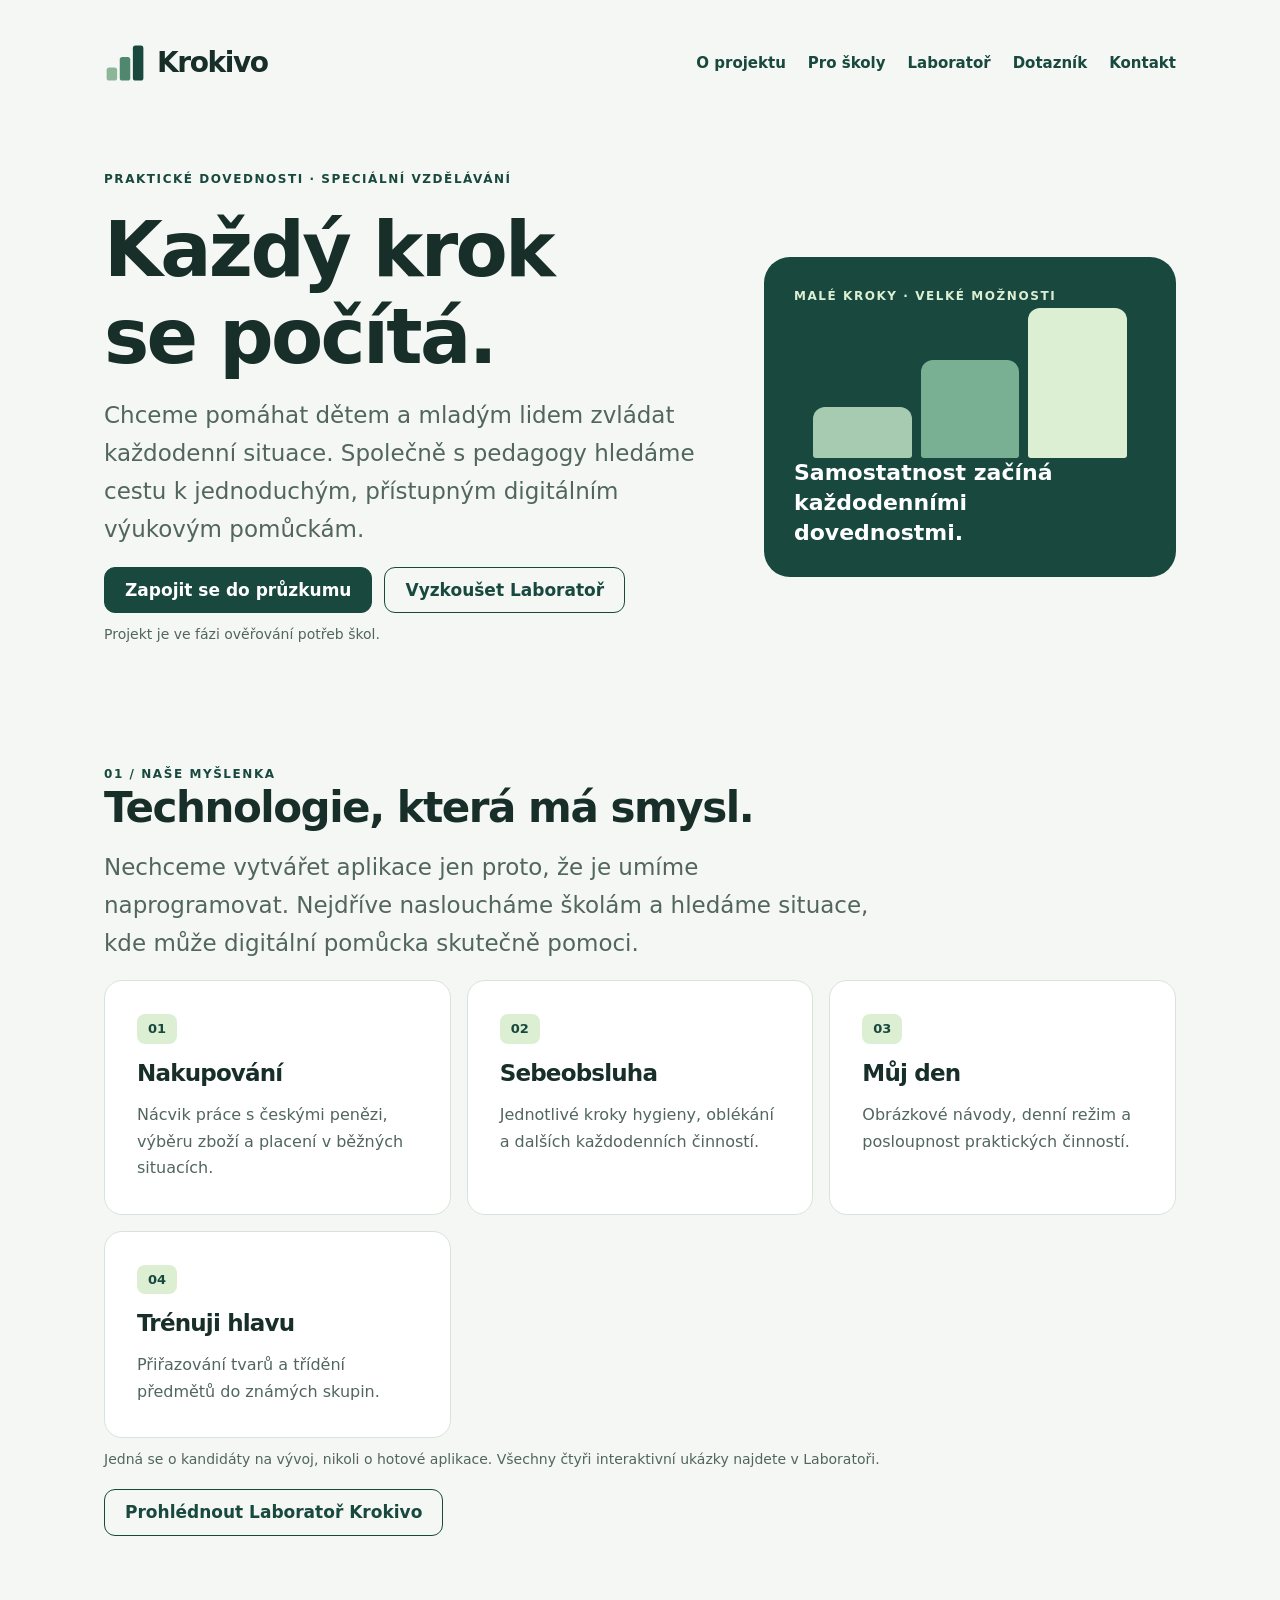
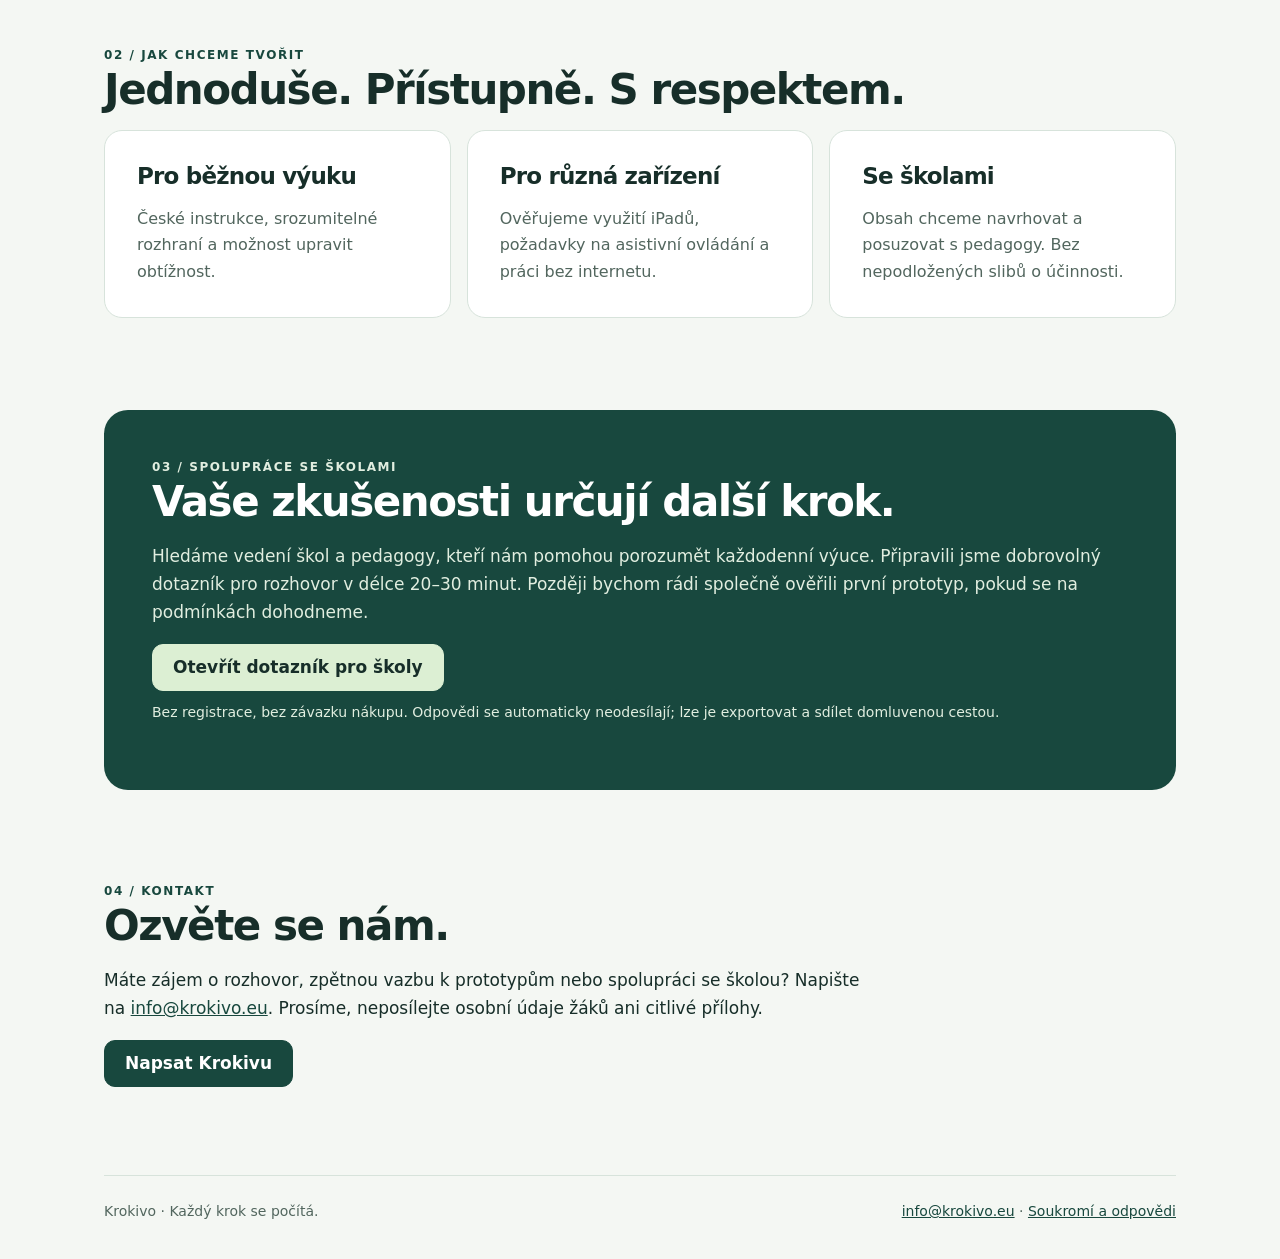
<file: index.html>
<!doctype html><html lang="cs"><head><meta charset="utf-8"><meta name="viewport" content="width=device-width,initial-scale=1"><meta name="description" content="Krokivo – výzkumný projekt přístupných digitálních pomůcek pro speciální vzdělávání."><meta name="theme-color" content="#18483e"><meta http-equiv="Content-Security-Policy" content="default-src 'none'; script-src 'self'; style-src 'self'; img-src 'self'; connect-src 'none'; form-action 'none'; base-uri 'none'"><title>Krokivo | Každý krok se počítá</title><link rel="icon" href="assets/logo.svg" type="image/svg+xml"><link rel="stylesheet" href="assets/style.css"></head><body><main class="wrap"><header class="mast"><a class="brand" href="./" aria-label="Krokivo – úvod"><img src="assets/logo.svg" alt="" width="42" height="42">Krokivo</a><nav class="nav" aria-label="Hlavní navigace"><a href="#projekt">O projektu</a><a href="#skoly">Pro školy</a><a href="laborator/">Laboratoř</a><a href="dotaznik/">Dotazník</a><a href="#kontakt">Kontakt</a></nav></header><section class="hero"><div><div class="eyebrow">Praktické dovednosti · Speciální vzdělávání</div><h1>Každý krok<br>se počítá.</h1><p class="lead">Chceme pomáhat dětem a mladým lidem zvládat každodenní situace. Společně s pedagogy hledáme cestu k jednoduchým, přístupným digitálním výukovým pomůckám.</p><div class="actions"><a class="btn" href="dotaznik/">Zapojit se do průzkumu</a><a class="btn secondary" href="laborator/">Vyzkoušet Laboratoř</a></div><p class="small">Projekt je ve fázi ověřování potřeb škol.</p></div><div class="visual"><div class="eyebrow">Malé kroky · Velké možnosti</div><div class="stairs" aria-hidden="true"><span></span><span></span><span></span></div><p>Samostatnost začíná každodenními dovednostmi.</p></div></section><section id="projekt" class="section"><div class="eyebrow">01 / Naše myšlenka</div><h2>Technologie, která má smysl.</h2><p class="lead">Nechceme vytvářet aplikace jen proto, že je umíme naprogramovat. Nejdříve nasloucháme školám a hledáme situace, kde může digitální pomůcka skutečně pomoci.</p><div class="grid"><article class="card"><span class="num">01</span><h3>Nakupování</h3><p>Nácvik práce s českými penězi, výběru zboží a placení v běžných situacích.</p></article><article class="card"><span class="num">02</span><h3>Sebeobsluha</h3><p>Jednotlivé kroky hygieny, oblékání a dalších každodenních činností.</p></article><article class="card"><span class="num">03</span><h3>Můj den</h3><p>Obrázkové návody, denní režim a posloupnost praktických činností.</p></article><article class="card"><span class="num">04</span><h3>Trénuji hlavu</h3><p>Přiřazování tvarů a třídění předmětů do známých skupin.</p></article></div><p class="small">Jedná se o kandidáty na vývoj, nikoli o hotové aplikace. Všechny čtyři interaktivní ukázky najdete v Laboratoři.</p><p><a class="btn secondary" href="laborator/">Prohlédnout Laboratoř Krokivo</a></p></section><section class="section"><div class="eyebrow">02 / Jak chceme tvořit</div><h2>Jednoduše. Přístupně. S respektem.</h2><div class="grid"><article class="card"><h3>Pro běžnou výuku</h3><p>České instrukce, srozumitelné rozhraní a možnost upravit obtížnost.</p></article><article class="card"><h3>Pro různá zařízení</h3><p>Ověřujeme využití iPadů, požadavky na asistivní ovládání a práci bez internetu.</p></article><article class="card"><h3>Se školami</h3><p>Obsah chceme navrhovat a posuzovat s pedagogy. Bez nepodložených slibů o účinnosti.</p></article></div></section><section id="skoly" class="section"><div class="band"><div class="eyebrow">03 / Spolupráce se školami</div><h2>Vaše zkušenosti určují další krok.</h2><p>Hledáme vedení škol a pedagogy, kteří nám pomohou porozumět každodenní výuce. Připravili jsme dobrovolný dotazník pro rozhovor v délce 20–30 minut. Později bychom rádi společně ověřili první prototyp, pokud se na podmínkách dohodneme.</p><a class="btn" href="dotaznik/">Otevřít dotazník pro školy</a><p class="small">Bez registrace, bez závazku nákupu. Odpovědi se automaticky neodesílají; lze je exportovat a sdílet domluvenou cestou.</p></div></section><section id="kontakt" class="section"><div class="eyebrow">04 / Kontakt</div><h2>Ozvěte se nám.</h2><p>Máte zájem o rozhovor, zpětnou vazbu k prototypům nebo spolupráci se školou? Napište na <a href="mailto:info@krokivo.eu">info@krokivo.eu</a>. Prosíme, neposílejte osobní údaje žáků ani citlivé přílohy.</p><a class="btn" href="mailto:info@krokivo.eu">Napsat Krokivu</a></section><footer><span>Krokivo · Každý krok se počítá.</span><span><a href="mailto:info@krokivo.eu">info@krokivo.eu</a> · <a href="soukromi/">Soukromí a odpovědi</a></span></footer></main></body></html>
</file>
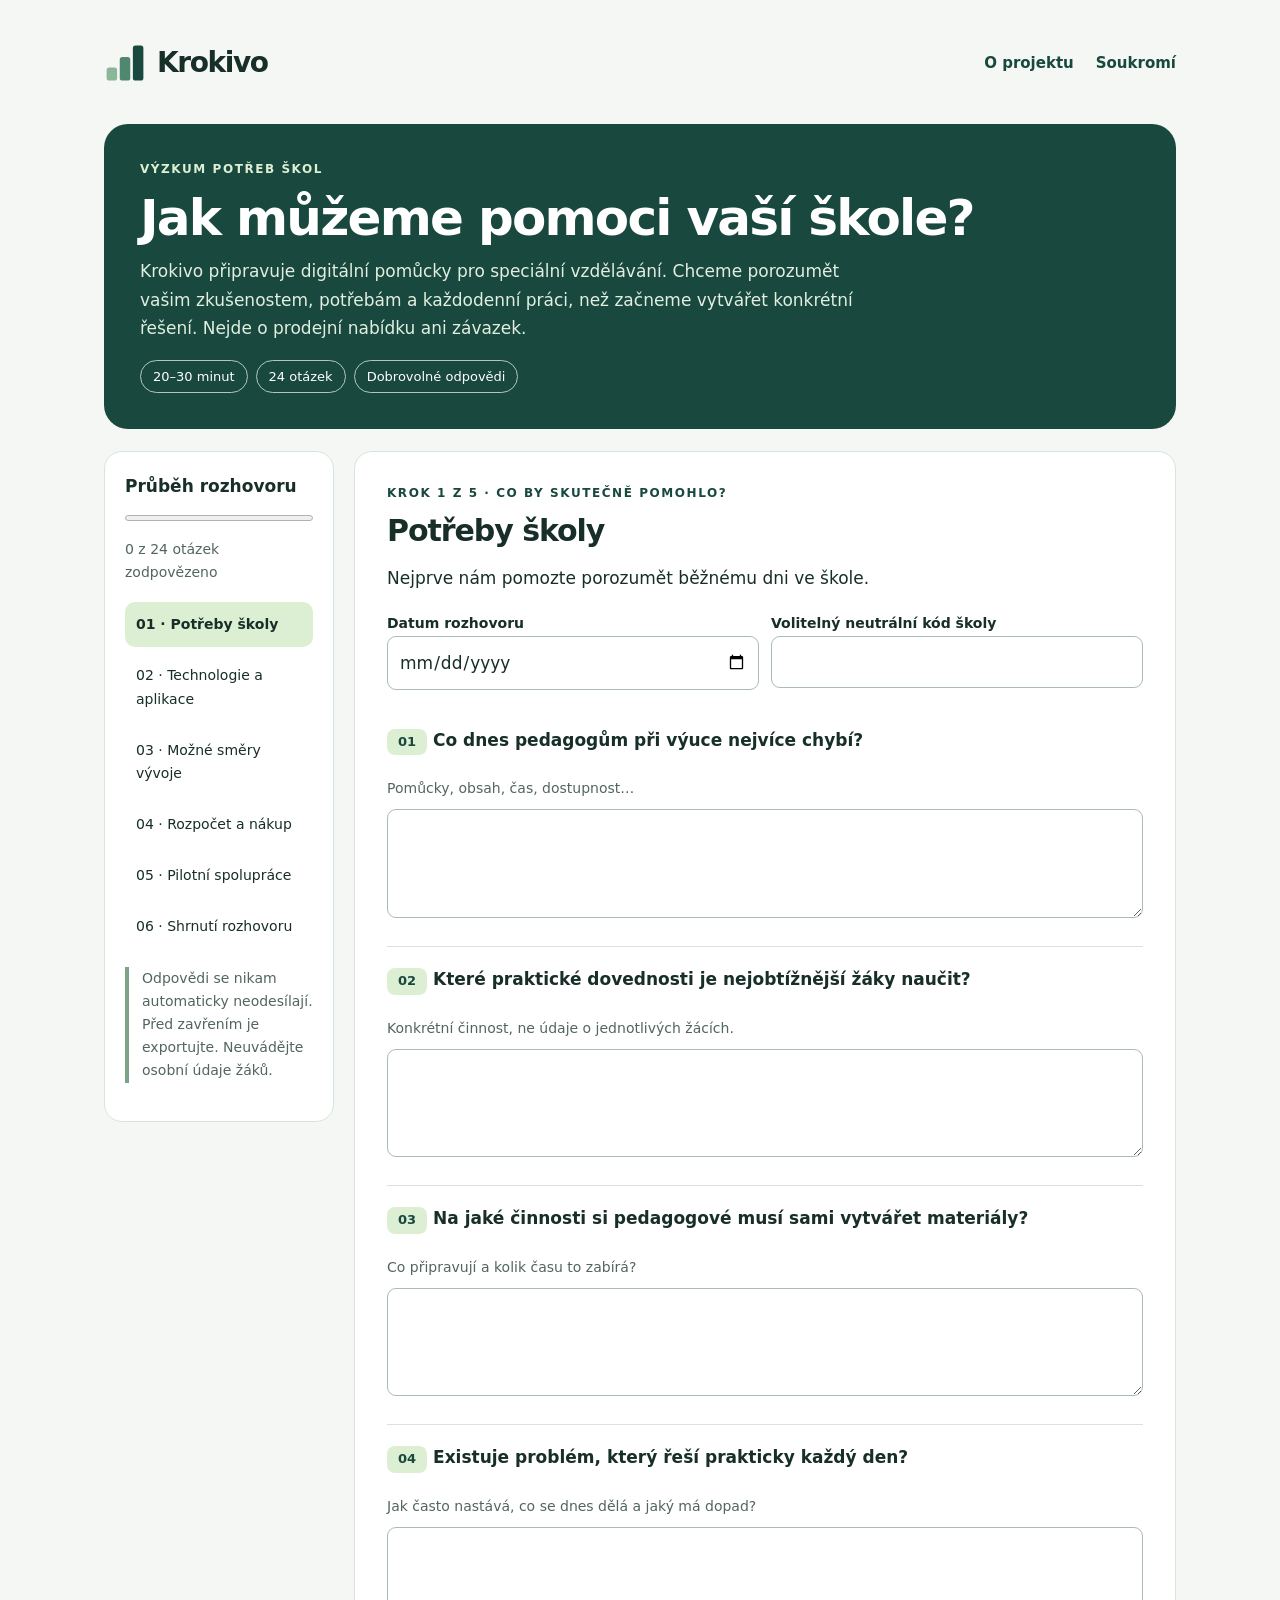
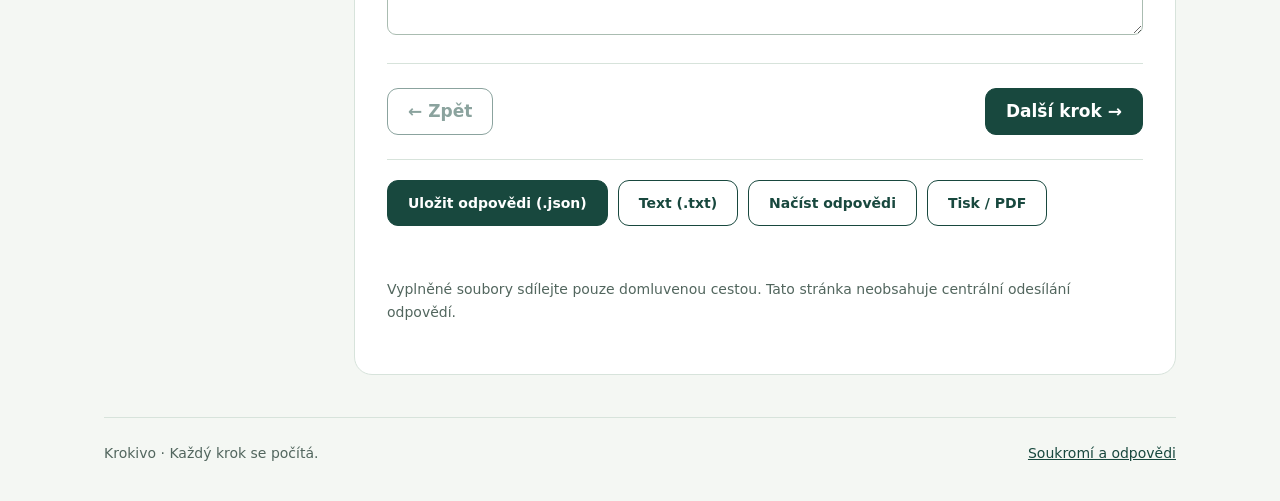
<file: dotaznik/index.html>
<!doctype html><html lang="cs"><head><meta charset="utf-8"><meta name="viewport" content="width=device-width,initial-scale=1"><meta name="theme-color" content="#18483e"><meta name="description" content="Dobrovolný dotazník pro vedení škol a pedagogy."><meta http-equiv="Content-Security-Policy" content="default-src 'none'; script-src 'self'; style-src 'self'; img-src 'self'; connect-src 'none'; form-action 'none'; base-uri 'none'"><title>Krokivo | Rozhovor se školou</title><link rel="icon" href="../assets/logo.svg" type="image/svg+xml"><link rel="stylesheet" href="../assets/style.css"><script src="../assets/survey.js" defer></script></head><body><main class="wrap"><header class="mast"><a class="brand" href="../"><img src="../assets/logo.svg" alt="" width="42" height="42">Krokivo</a><nav class="nav"><a href="../">O projektu</a><a href="../soukromi/">Soukromí</a></nav></header><section class="survey-hero"><div class="eyebrow">Výzkum potřeb škol</div><h1>Jak můžeme pomoci vaší škole?</h1><p>Krokivo připravuje digitální pomůcky pro speciální vzdělávání. Chceme porozumět vašim zkušenostem, potřebám a každodenní práci, než začneme vytvářet konkrétní řešení. Nejde o prodejní nabídku ani závazek.</p><div class="chips"><span>20–30 minut</span><span>24 otázek</span><span>Dobrovolné odpovědi</span></div></section><noscript><p class="notice">Pro navigaci a export zapněte JavaScript. Bez něj jsou všechny otázky viditelné; odpovědi nelze exportovat.</p></noscript><div class="survey-layout"><aside class="card sidebar" aria-label="Průběh dotazníku"><strong>Průběh rozhovoru</strong><progress id="progress" max="24" value="0" aria-label="Počet zodpovězených otázek"></progress><p id="completion" class="small" aria-live="polite">0 z 24 otázek zodpovězeno</p><nav aria-label="Části dotazníku"><button type="button" data-go="0" aria-current="step">01 · Potřeby školy</button><button type="button" data-go="1" >02 · Technologie a aplikace</button><button type="button" data-go="2" >03 · Možné směry vývoje</button><button type="button" data-go="3" >04 · Rozpočet a nákup</button><button type="button" data-go="4" >05 · Pilotní spolupráce</button><button type="button" data-go="5" >06 · Shrnutí rozhovoru</button></nav><p class="notice">Odpovědi se nikam automaticky neodesílají. Před zavřením je exportujte. Neuvádějte osobní údaje žáků.</p></aside><div class="card"><section class="step" data-section="Potřeby školy" aria-labelledby="title0"><header class="stephead"><div class="eyebrow">Krok 1 z 5 · Co by skutečně pomohlo?</div><h2 tabindex="-1" id="title0">Potřeby školy</h2><p>Nejprve nám pomozte porozumět běžnému dni ve škole.</p></header><div class="fieldrow"><div><label for="date">Datum rozhovoru</label><input id="date" type="date"></div><div><label for="school">Volitelný neutrální kód školy</label><input id="school" type="text" maxlength="80" autocomplete="off"></div></div><div class="question"><label for="q01"><span class="num">01</span> <span class="question-title">Co dnes pedagogům při výuce nejvíce chybí?</span></label><span class="hint" id="q01-hint">Pomůcky, obsah, čas, dostupnost…</span><textarea id="q01" maxlength="10000" rows="3" aria-describedby="q01-hint"></textarea><div class="print-answer" data-answer="q01"></div></div><div class="question"><label for="q02"><span class="num">02</span> <span class="question-title">Které praktické dovednosti je nejobtížnější žáky naučit?</span></label><span class="hint" id="q02-hint">Konkrétní činnost, ne údaje o jednotlivých žácích.</span><textarea id="q02" maxlength="10000" rows="3" aria-describedby="q02-hint"></textarea><div class="print-answer" data-answer="q02"></div></div><div class="question"><label for="q03"><span class="num">03</span> <span class="question-title">Na jaké činnosti si pedagogové musí sami vytvářet materiály?</span></label><span class="hint" id="q03-hint">Co připravují a kolik času to zabírá?</span><textarea id="q03" maxlength="10000" rows="3" aria-describedby="q03-hint"></textarea><div class="print-answer" data-answer="q03"></div></div><div class="question"><label for="q04"><span class="num">04</span> <span class="question-title">Existuje problém, který řeší prakticky každý den?</span></label><span class="hint" id="q04-hint">Jak často nastává, co se dnes dělá a jaký má dopad?</span><textarea id="q04" maxlength="10000" rows="3" aria-describedby="q04-hint"></textarea><div class="print-answer" data-answer="q04"></div></div></section>
<section class="step" data-section="Technologie a aplikace" aria-labelledby="title1"><header class="stephead"><div class="eyebrow">Krok 2 z 5 · Co funguje a co brání využití?</div><h2 tabindex="-1" id="title1">Technologie a aplikace</h2><p>Zajímá nás skutečné využití zařízení a pomůcek.</p></header><div class="question"><label for="q05"><span class="num">05</span> <span class="question-title">Kolik má škola iPadů a kolik se jich skutečně využívá?</span></label><span class="hint" id="q05-hint">Počet, modely, iPadOS, správa zařízení (MDM).</span><textarea id="q05" maxlength="10000" rows="3" aria-describedby="q05-hint"></textarea><div class="print-answer" data-answer="q05"></div></div><div class="question"><label for="q06"><span class="num">06</span> <span class="question-title">Jaké výukové aplikace dnes používáte?</span></label><span class="hint" id="q06-hint">Názvy aplikací a obvyklé využití.</span><textarea id="q06" maxlength="10000" rows="3" aria-describedby="q06-hint"></textarea><div class="print-answer" data-answer="q06"></div></div><div class="question"><label for="q07"><span class="num">07</span> <span class="question-title">Které se osvědčily a proč?</span></label><span class="hint" id="q07-hint">Co pedagogům nebo žákům pomáhá?</span><textarea id="q07" maxlength="10000" rows="3" aria-describedby="q07-hint"></textarea><div class="print-answer" data-answer="q07"></div></div><div class="question"><label for="q08"><span class="num">08</span> <span class="question-title">Co na současných aplikacích vadí nebo chybí?</span></label><span class="hint" id="q08-hint">Příklady z praxe.</span><textarea id="q08" maxlength="10000" rows="3" aria-describedby="q08-hint"></textarea><div class="print-answer" data-answer="q08"></div></div><div class="question"><label for="q09"><span class="num">09</span> <span class="question-title">Jaké překážky a potřeby ovládání máte?</span></label><span class="hint" id="q09-hint">Čeština, internet, jednoduchost, zvuk, přístupnost, asistivní ovládání.</span><textarea id="q09" maxlength="10000" rows="3" aria-describedby="q09-hint"></textarea><div class="print-answer" data-answer="q09"></div></div></section>
<section class="step" data-section="Možné směry vývoje" aria-labelledby="title2"><header class="stephead"><div class="eyebrow">Krok 3 z 5 · Kde by nový nástroj dával smysl?</div><h2 tabindex="-1" id="title2">Možné směry vývoje</h2><p>Následující možnosti jsou zatím pouze návrhy, nikoli hotové aplikace. Tuto část vyplňte až po otázkách na skutečné potřeby a současná řešení.</p></header><div class="question"><label for="q10"><span class="num">10</span> <span class="question-title">Měla by smysl aplikace pro nácvik nakupování a práce s penězi?</span></label><span class="hint" id="q10-hint">Např. české mince, výběr zboží, placení.</span><textarea id="q10" maxlength="10000" rows="3" aria-describedby="q10-hint"></textarea><div class="print-answer" data-answer="q10"></div></div><div class="question"><label for="q11"><span class="num">11</span> <span class="question-title">Měla by smysl aplikace pro nácvik sebeobsluhy a hygieny?</span></label><span class="hint" id="q11-hint">Např. mytí rukou, oblékání, posloupnost kroků.</span><textarea id="q11" maxlength="10000" rows="3" aria-describedby="q11-hint"></textarea><div class="print-answer" data-answer="q11"></div></div><div class="question"><label for="q12"><span class="num">12</span> <span class="question-title">Využili byste aplikaci pro denní režim a posloupnost činností?</span></label><span class="hint" id="q12-hint">Např. obrázkový rozvrh nebo návody.</span><textarea id="q12" maxlength="10000" rows="3" aria-describedby="q12-hint"></textarea><div class="print-answer" data-answer="q12"></div></div><div class="question"><label for="q13"><span class="num">13</span> <span class="question-title">Jakou první aplikaci byste vybrali na míru potřebám školy?</span></label><span class="hint" id="q13-hint">Může to být i zcela jiný nápad.</span><textarea id="q13" maxlength="10000" rows="3" aria-describedby="q13-hint"></textarea><div class="print-answer" data-answer="q13"></div></div><div class="question"><label for="q14"><span class="num">14</span> <span class="question-title">Jak důležité je přizpůsobení úloh individuálním potřebám?</span></label><span class="hint" id="q14-hint">Obtížnost, nápověda, vlastní materiály, nastavení.</span><textarea id="q14" maxlength="10000" rows="3" aria-describedby="q14-hint"></textarea><div class="print-answer" data-answer="q14"></div></div></section>
<section class="step" data-section="Rozpočet a nákup" aria-labelledby="title3"><header class="stephead"><div class="eyebrow">Krok 4 z 5 · Jak se pořizují pomůcky?</div><h2 tabindex="-1" id="title3">Rozpočet a nákup</h2><p>Ptáme se nejprve na skutečné zkušenosti s nákupem, nikoli na nabídku.</p></header><div class="question"><label for="q15"><span class="num">15</span> <span class="question-title">Jakou placenou výukovou aplikaci jste naposledy pořídili?</span></label><span class="hint" id="q15-hint">Název, kdy, za kolik, pro kolik zařízení a na jak dlouho.</span><textarea id="q15" maxlength="10000" rows="3" aria-describedby="q15-hint"></textarea><div class="print-answer" data-answer="q15"></div></div><div class="question"><label for="q16"><span class="num">16</span> <span class="question-title">Jaký má škola rozpočet na digitální pomůcky?</span></label><span class="hint" id="q16-hint">Stačí orientační částka nebo odpověď „nevím“.</span><textarea id="q16" maxlength="10000" rows="3" aria-describedby="q16-hint"></textarea><div class="print-answer" data-answer="q16"></div></div><div class="question"><label for="q17"><span class="num">17</span> <span class="question-title">Kdo rozhoduje o nákupu a kdy je nejbližší reálný termín?</span></label><span class="hint" id="q17-hint">Schválení, rozpočet, objednávka nebo licence.</span><textarea id="q17" maxlength="10000" rows="3" aria-describedby="q17-hint"></textarea><div class="print-answer" data-answer="q17"></div></div><div class="question"><label for="q18"><span class="num">18</span> <span class="question-title">Preferujete jednorázový nákup, nebo roční licenci pro školu?</span></label><span class="hint" id="q18-hint">Případně jiný model a proč.</span><textarea id="q18" maxlength="10000" rows="3" aria-describedby="q18-hint"></textarea><div class="print-answer" data-answer="q18"></div></div><div class="question"><label for="q19"><span class="num">19</span> <span class="question-title">Pokud by aplikace prokazatelně pomáhala, jaká cena by byla přijatelná?</span></label><span class="hint" id="q19-hint">Orientační představa, včetně jednotky (za zařízení / školu / rok). Nejde o závazek.</span><textarea id="q19" maxlength="10000" rows="3" aria-describedby="q19-hint"></textarea><div class="print-answer" data-answer="q19"></div></div></section>
<section class="step" data-section="Pilotní spolupráce" aria-labelledby="title4"><header class="stephead"><div class="eyebrow">Krok 5 z 5 · Jak ověřit, že řešení dává smysl?</div><h2 tabindex="-1" id="title4">Pilotní spolupráce</h2><p>Rádi bychom vyvíjeli nástroje ve spolupráci s pedagogy.</p></header><div class="question"><label for="q20"><span class="num">20</span> <span class="question-title">Byla by škola ochotná vyzkoušet první prototyp zdarma?</span></label><span class="hint" id="q20-hint">Dobrovolně, bez závazku nákupu.</span><textarea id="q20" maxlength="10000" rows="3" aria-describedby="q20-hint"></textarea><div class="print-answer" data-answer="q20"></div></div><div class="question"><label for="q21"><span class="num">21</span> <span class="question-title">Bylo by možné uspořádat krátké rozhovory s pěti pedagogy?</span></label><span class="hint" id="q21-hint">Případně méně, podle možností školy.</span><textarea id="q21" maxlength="10000" rows="3" aria-describedby="q21-hint"></textarea><div class="print-answer" data-answer="q21"></div></div><div class="question"><label for="q22"><span class="num">22</span> <span class="question-title">Byli by pedagogové ochotni poskytovat průběžnou zpětnou vazbu?</span></label><span class="hint" id="q22-hint">Jaká forma a četnost by byla únosná?</span><textarea id="q22" maxlength="10000" rows="3" aria-describedby="q22-hint"></textarea><div class="print-answer" data-answer="q22"></div></div><div class="question"><label for="q23"><span class="num">23</span> <span class="question-title">Podle čeho poznáme, že je aplikace skutečně užitečná?</span></label><span class="hint" id="q23-hint">Např. samostatnost, čas přípravy učitele, přenos do běžné situace.</span><textarea id="q23" maxlength="10000" rows="3" aria-describedby="q23-hint"></textarea><div class="print-answer" data-answer="q23"></div></div><div class="question"><label for="q24"><span class="num">24</span> <span class="question-title">Znáte další speciální školy, které by podobné řešení mohlo zajímat?</span></label><span class="hint" id="q24-hint">Stačí obecné doporučení nebo typ školy, bez osobních kontaktů.</span><textarea id="q24" maxlength="10000" rows="3" aria-describedby="q24-hint"></textarea><div class="print-answer" data-answer="q24"></div></div><p class="notice">Představa pilotu: jeden modul, 2–4 týdny, dobrovolně a bez závazku nákupu. Odborný obsah schvaluje pedagog; konkrétní podmínky se školou teprve dohodneme.</p></section>
<section class="step" data-section="Shrnutí rozhovoru" aria-labelledby="title5"><header class="stephead"><div class="eyebrow">Volitelné shrnutí · Po rozhovoru · volitelné</div><h2 tabindex="-1" id="title5">Shrnutí rozhovoru</h2><p>Volitelná část pro tazatele po skončení rozhovoru.</p></header><div class="question"><label for="q25"><span class="num">S1</span> <span class="question-title">Tři nejdůležitější problémy</span></label><span class="hint" id="q25-hint">U každého četnost, dopad, současné řešení a čas přípravy.</span><textarea id="q25" maxlength="10000" rows="3" aria-describedby="q25-hint"></textarea><div class="print-answer" data-answer="q25"></div></div><div class="question"><label for="q26"><span class="num">S2</span> <span class="question-title">Kandidát na první produkt</span></label><span class="hint" id="q26-hint">Proč právě tento problém? Co je třeba ověřit?</span><textarea id="q26" maxlength="10000" rows="3" aria-describedby="q26-hint"></textarea><div class="print-answer" data-answer="q26"></div></div><div class="question"><label for="q27"><span class="num">S3</span> <span class="question-title">Zařízení, offline režim a distribuce</span></label><span class="hint" id="q27-hint">Technické podmínky.</span><textarea id="q27" maxlength="10000" rows="3" aria-describedby="q27-hint"></textarea><div class="print-answer" data-answer="q27"></div></div><div class="question"><label for="q28"><span class="num">S4</span> <span class="question-title">Rozpočet a nákupní proces</span></label><span class="hint" id="q28-hint">Co bylo skutečně potvrzeno, co je pouze představa?</span><textarea id="q28" maxlength="10000" rows="3" aria-describedby="q28-hint"></textarea><div class="print-answer" data-answer="q28"></div></div><div class="question"><label for="q29"><span class="num">S5</span> <span class="question-title">Pilot a rozhovory s pedagogy</span></label><span class="hint" id="q29-hint">Potvrzené možnosti, omezení, podmínky.</span><textarea id="q29" maxlength="10000" rows="3" aria-describedby="q29-hint"></textarea><div class="print-answer" data-answer="q29"></div></div><div class="question"><label for="q30"><span class="num">S6</span> <span class="question-title">Neznámé a další krok</span></label><span class="hint" id="q30-hint">Co je třeba zjistit před rozhodnutím?</span><textarea id="q30" maxlength="10000" rows="3" aria-describedby="q30-hint"></textarea><div class="print-answer" data-answer="q30"></div></div></section><div class="controls"><button type="button" class="btn secondary" id="back">← Zpět</button><button type="button" class="btn" id="next">Další krok →</button></div><div class="exports"><button type="button" class="btn" id="save">Uložit odpovědi (.json)</button><button type="button" class="btn secondary" id="export">Text (.txt)</button><button type="button" class="btn secondary" id="import">Načíst odpovědi</button><button type="button" class="btn secondary" id="print">Tisk / PDF</button><input id="file" type="file" accept=".json,application/json" hidden></div><p id="status" role="status" class="status"></p><p class="small no-print">Vyplněné soubory sdílejte pouze domluvenou cestou. Tato stránka neobsahuje centrální odesílání odpovědí.</p></div></div><footer><span>Krokivo · Každý krok se počítá.</span><a href="../soukromi/">Soukromí a odpovědi</a></footer></main></body></html>
</file>
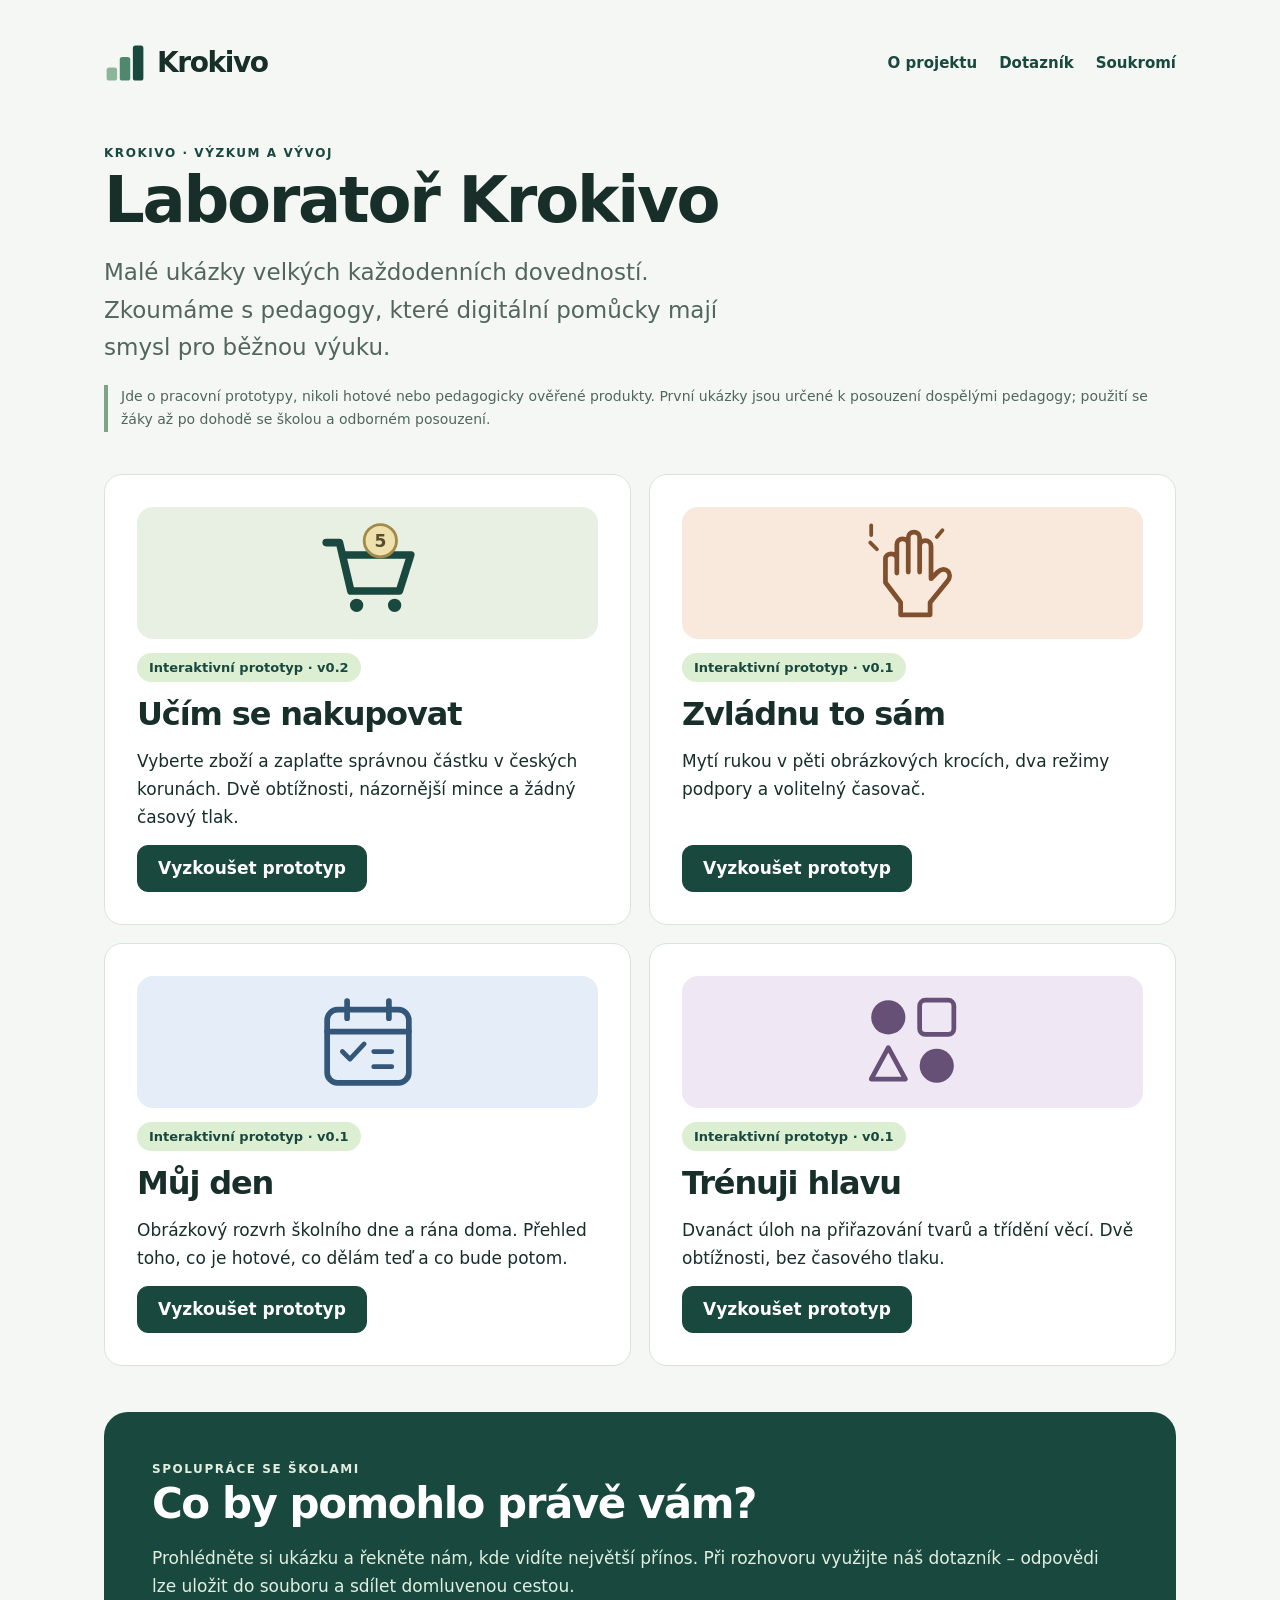
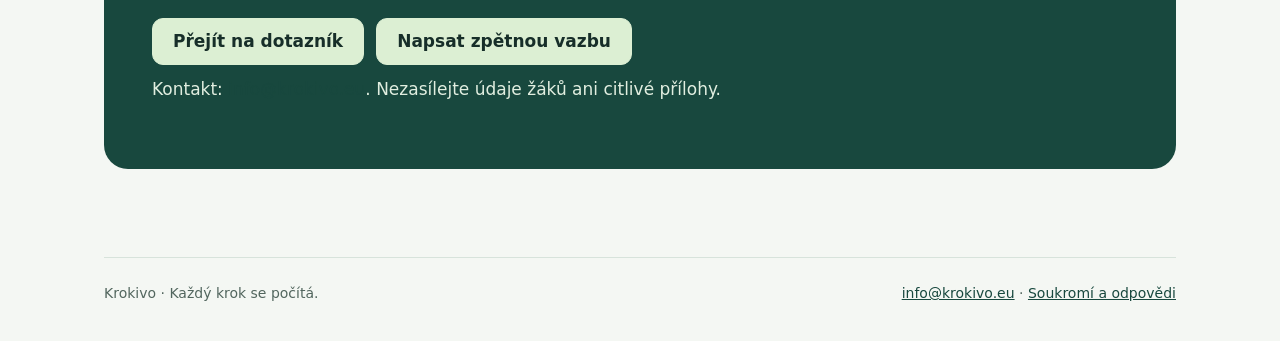
<file: laborator/index.html>
<!doctype html><html lang="cs"><head><meta charset="utf-8"><meta name="viewport" content="width=device-width,initial-scale=1"><meta name="description" content="Interaktivní výzkumné prototypy pro školy."><meta name="theme-color" content="#18483e"><meta http-equiv="Content-Security-Policy" content="default-src 'none'; script-src 'self'; style-src 'self'; img-src 'self'; connect-src 'none'; form-action 'none'; base-uri 'none'"><title>Krokivo | Laboratoř</title><link rel="icon" href="../assets/logo.svg" type="image/svg+xml"><link rel="stylesheet" href="../assets/style.css"><link rel="stylesheet" href="../assets/lab.css"></head><body><main class="wrap"><header class="mast"><a class="brand" href="../" aria-label="Krokivo – úvod"><img src="../assets/logo.svg" alt="" width="42" height="42">Krokivo</a><nav class="nav" aria-label="Hlavní navigace"><a href="../">O projektu</a><a href="../dotaznik/">Dotazník</a><a href="../soukromi/">Soukromí</a></nav></header><section class="lab-intro"><div class="eyebrow">Krokivo · Výzkum a vývoj</div><h1>Laboratoř Krokivo</h1><p class="lead">Malé ukázky velkých každodenních dovedností. Zkoumáme s pedagogy, které digitální pomůcky mají smysl pro běžnou výuku.</p><p class="notice">Jde o pracovní prototypy, nikoli hotové nebo pedagogicky ověřené produkty. První ukázky jsou určené k posouzení dospělými pedagogy; použití se žáky až po dohodě se školou a odborném posouzení.</p></section><section class="lab-grid" aria-label="Čtyři interaktivní prototypy"><article class="card lab-card"><div class="lab-art "><svg viewBox="0 0 120 120" aria-hidden="true" focusable="false"><path d="M16 28h14l12 51h51l12-38H33" fill="none" stroke="currentColor" stroke-width="8" stroke-linecap="round" stroke-linejoin="round"/><circle cx="48" cy="94" r="7" fill="currentColor"/><circle cx="88" cy="94" r="7" fill="currentColor"/><circle cx="73" cy="26" r="17" fill="#efe1ad" stroke="#a28b49" stroke-width="3"/><text x="73" y="33" text-anchor="middle" font-size="18" font-weight="800" fill="#584c2b">5</text></svg></div><span class="tag ">Interaktivní prototyp · v0.2</span><h2>Učím se nakupovat</h2><p>Vyberte zboží a zaplaťte správnou částku v českých korunách. Dvě obtížnosti, názornější mince a žádný časový tlak.</p><div class="actions"><a class="btn" href="nakupovani/">Vyzkoušet prototyp</a></div></article><article class="card lab-card"><div class="lab-art peach"><svg viewBox="0 0 120 120" aria-hidden="true" focusable="false"><path d="M31 70V45c0-7 12-7 12 0v15-30c0-8 12-8 12 0v29-36c0-8 12-8 12 0v36-27c0-8 12-8 12 0v34l7-7c8-8 17 2 10 10L78 91v13H47V91Z" fill="none" stroke="currentColor" stroke-width="5" stroke-linejoin="round"/><path d="M15 28l7 7M16 10v10M91 15l-6 7" stroke="currentColor" stroke-width="4" stroke-linecap="round"/></svg></div><span class="tag">Interaktivní prototyp · v0.1</span><h2>Zvládnu to sám</h2><p>Mytí rukou v pěti obrázkových krocích, dva režimy podpory a volitelný časovač.</p><div class="actions"><a class="btn" href="sebeobsluha/">Vyzkoušet prototyp</a></div></article><article class="card lab-card"><div class="lab-art blue"><svg viewBox="0 0 120 120" aria-hidden="true" focusable="false"><rect x="17" y="26" width="86" height="77" rx="11" fill="none" stroke="currentColor" stroke-width="6"/><path d="M17 49h86M38 17v18M82 17v18" stroke="currentColor" stroke-width="6" stroke-linecap="round"/><path d="m33 70 8 8 15-16M66 70h19M66 86h19" fill="none" stroke="currentColor" stroke-width="5" stroke-linecap="round" stroke-linejoin="round"/></svg></div><span class="tag">Interaktivní prototyp · v0.1</span><h2>Můj den</h2><p>Obrázkový rozvrh školního dne a rána doma. Přehled toho, co je hotové, co dělám teď a co bude potom.</p><div class="actions"><a class="btn" href="muj-den/">Vyzkoušet prototyp</a></div></article><article class="card lab-card"><div class="lab-art lilac"><svg viewBox="0 0 120 120" aria-hidden="true" focusable="false"><circle cx="34" cy="34" r="18" fill="currentColor"/><rect x="67" y="16" width="36" height="36" rx="6" fill="none" stroke="currentColor" stroke-width="5"/><path d="M16 99l18-33 18 33Z" fill="none" stroke="currentColor" stroke-width="5" stroke-linejoin="round"/><rect x="67" y="67" width="36" height="36" rx="18" fill="currentColor"/></svg></div><span class="tag">Interaktivní prototyp · v0.1</span><h2>Trénuji hlavu</h2><p>Dvanáct úloh na přiřazování tvarů a třídění věcí. Dvě obtížnosti, bez časového tlaku.</p><div class="actions"><a class="btn" href="trenink-mysleni/">Vyzkoušet prototyp</a></div></article></section><section class="section"><div class="band"><div class="eyebrow">Spolupráce se školami</div><h2>Co by pomohlo právě vám?</h2><p>Prohlédněte si ukázku a řekněte nám, kde vidíte největší přínos. Při rozhovoru využijte náš dotazník – odpovědi lze uložit do souboru a sdílet domluvenou cestou.</p><div class="actions"><a class="btn" href="../dotaznik/">Přejít na dotazník</a><a class="btn" href="mailto:info@krokivo.eu">Napsat zpětnou vazbu</a></div><p>Kontakt: <a href="mailto:info@krokivo.eu">info@krokivo.eu</a>. Nezasílejte údaje žáků ani citlivé přílohy.</p></div></section><footer><span>Krokivo · Každý krok se počítá.</span><span><a href="mailto:info@krokivo.eu">info@krokivo.eu</a> · <a href="../soukromi/">Soukromí a odpovědi</a></span></footer></main></body></html>
</file>
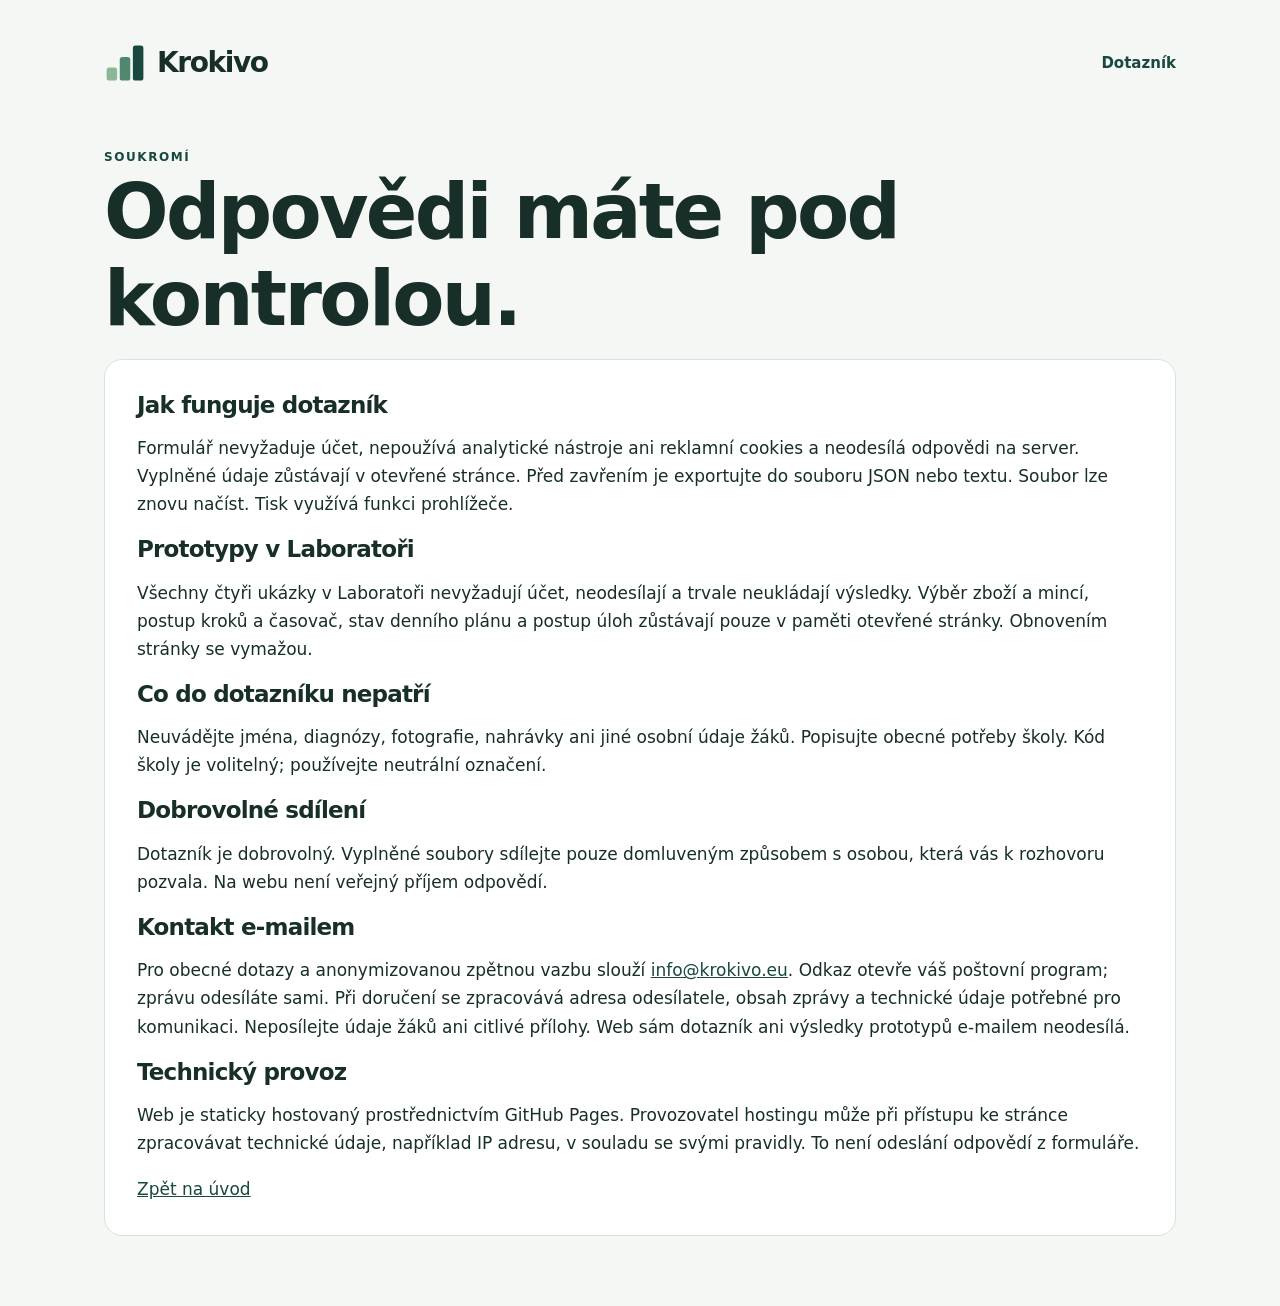
<file: soukromi/index.html>
<!doctype html><html lang="cs"><head><meta charset="utf-8"><meta name="viewport" content="width=device-width,initial-scale=1"><meta name="description" content="Jak funguje dotazník a zpracování odpovědí."><meta name="theme-color" content="#18483e"><meta http-equiv="Content-Security-Policy" content="default-src 'none'; script-src 'self'; style-src 'self'; img-src 'self'; connect-src 'none'; form-action 'none'; base-uri 'none'"><title>Krokivo | Soukromí</title><link rel="icon" href="../assets/logo.svg" type="image/svg+xml"><link rel="stylesheet" href="../assets/style.css"></head><body><main class="wrap"><header class="mast"><a class="brand" href="../" aria-label="Krokivo – úvod"><img src="../assets/logo.svg" alt="" width="42" height="42">Krokivo</a><nav class="nav"><a href="../dotaznik/">Dotazník</a></nav></header><section class="section"><div class="eyebrow">Soukromí</div><h1>Odpovědi máte pod kontrolou.</h1><div class="card"><h3>Jak funguje dotazník</h3><p>Formulář nevyžaduje účet, nepoužívá analytické nástroje ani reklamní cookies a neodesílá odpovědi na server. Vyplněné údaje zůstávají v otevřené stránce. Před zavřením je exportujte do souboru JSON nebo textu. Soubor lze znovu načíst. Tisk využívá funkci prohlížeče.</p><h3>Prototypy v Laboratoři</h3><p>Všechny čtyři ukázky v Laboratoři nevyžadují účet, neodesílají a trvale neukládají výsledky. Výběr zboží a mincí, postup kroků a časovač, stav denního plánu a postup úloh zůstávají pouze v paměti otevřené stránky. Obnovením stránky se vymažou.</p><h3>Co do dotazníku nepatří</h3><p>Neuvádějte jména, diagnózy, fotografie, nahrávky ani jiné osobní údaje žáků. Popisujte obecné potřeby školy. Kód školy je volitelný; používejte neutrální označení.</p><h3>Dobrovolné sdílení</h3><p>Dotazník je dobrovolný. Vyplněné soubory sdílejte pouze domluveným způsobem s osobou, která vás k rozhovoru pozvala. Na webu není veřejný příjem odpovědí.</p><h3>Kontakt e-mailem</h3><p>Pro obecné dotazy a anonymizovanou zpětnou vazbu slouží <a href="mailto:info@krokivo.eu">info@krokivo.eu</a>. Odkaz otevře váš poštovní program; zprávu odesíláte sami. Při doručení se zpracovává adresa odesílatele, obsah zprávy a technické údaje potřebné pro komunikaci. Neposílejte údaje žáků ani citlivé přílohy. Web sám dotazník ani výsledky prototypů e-mailem neodesílá.</p><h3>Technický provoz</h3><p>Web je staticky hostovaný prostřednictvím GitHub Pages. Provozovatel hostingu může při přístupu ke stránce zpracovávat technické údaje, například IP adresu, v souladu se svými pravidly. To není odeslání odpovědí z formuláře.</p><a href="../">Zpět na úvod</a></div></section></main></body></html>
</file>
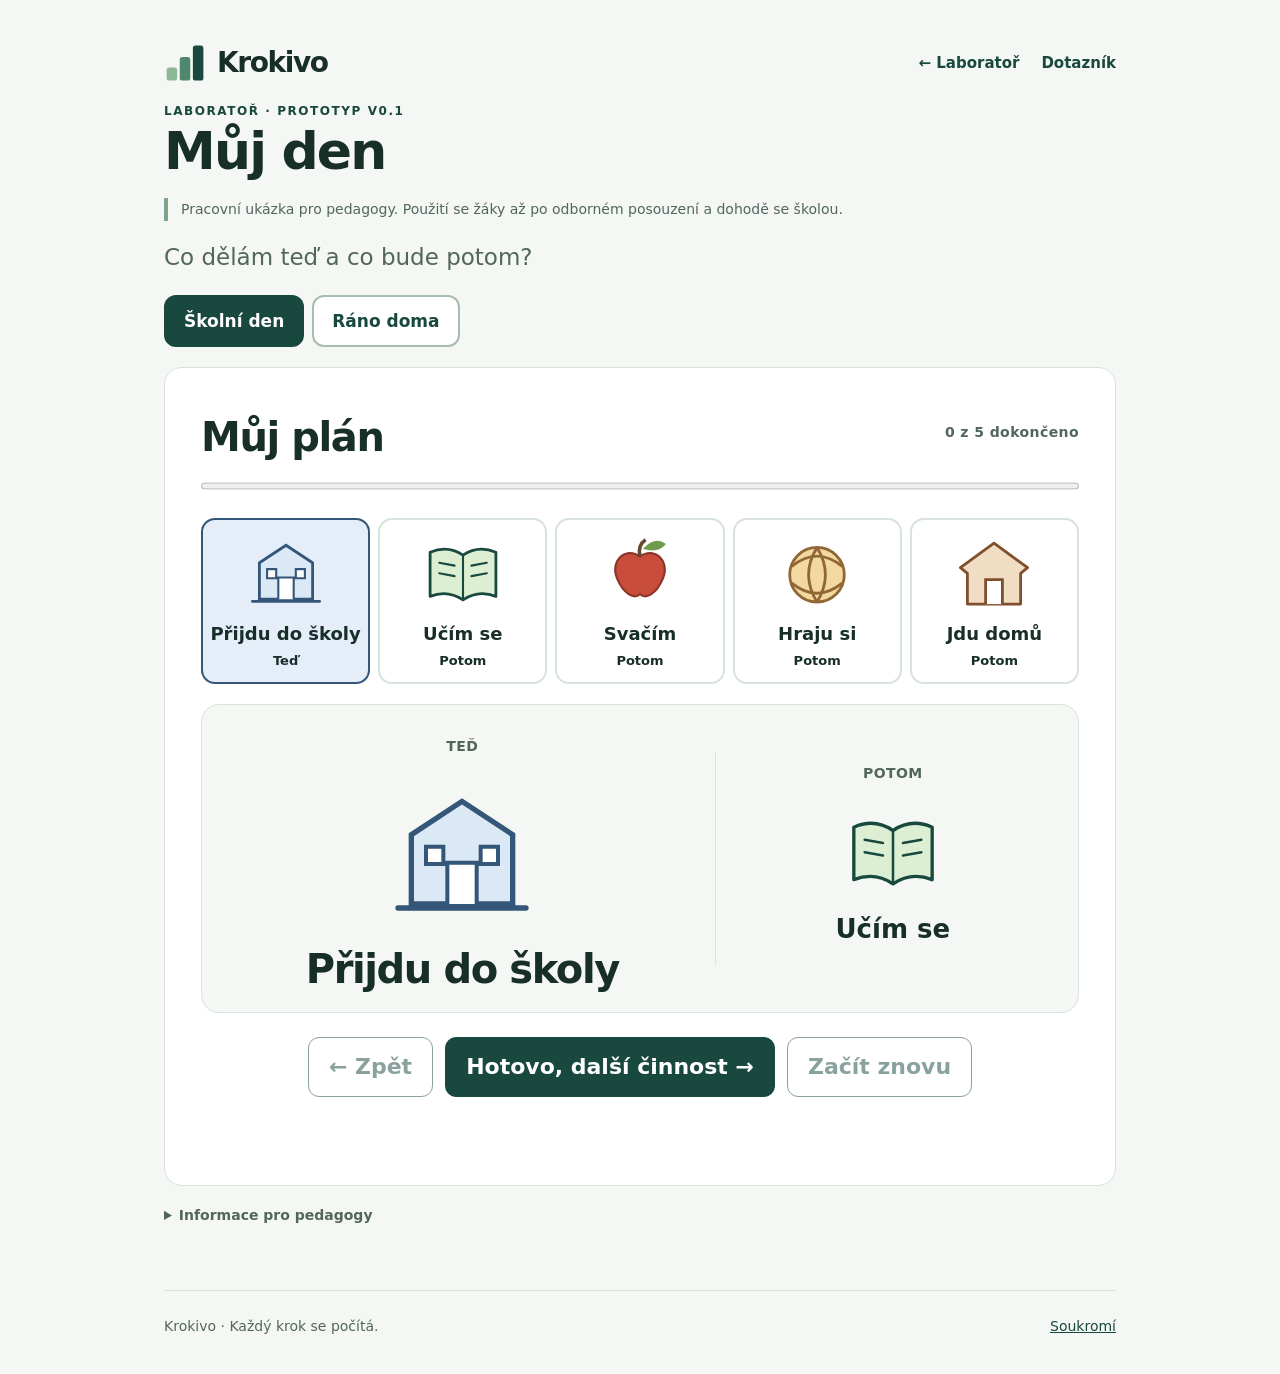
<file: laborator/muj-den/index.html>
<!doctype html>
<html lang="cs"><head><meta charset="utf-8"><meta name="viewport" content="width=device-width,initial-scale=1"><meta name="theme-color" content="#18483e"><meta name="description" content="Obrázkový rozvrh a posloupnost každodenních činností."><meta http-equiv="Content-Security-Policy" content="default-src 'none'; script-src 'self'; style-src 'self'; img-src 'self'; connect-src 'none'; form-action 'none'; base-uri 'none'"><title>Krokivo | Můj den</title><link rel="icon" href="../../assets/logo.svg" type="image/svg+xml"><link rel="stylesheet" href="../../assets/style.css"><link rel="stylesheet" href="../../assets/lab.css"><script src="../../assets/day.js" defer></script></head><body><main class="wrap shop-wrap"><header class="mast"><a class="brand" href="../../"><img src="../../assets/logo.svg" alt="" width="42" height="42">Krokivo</a><nav class="nav" aria-label="Navigace"><a href="../">← Laboratoř</a><a href="../../dotaznik/">Dotazník</a></nav></header><div class="eyebrow">Laboratoř · Prototyp v0.1</div><h1 class="shop-title">Můj den</h1><p class="notice">Pracovní ukázka pro pedagogy. Použití se žáky až po odborném posouzení a dohodě se školou.</p><noscript><p>Pro interaktivní režim je třeba JavaScript.</p></noscript>
<p class="lead">Co dělám teď a co bude potom?</p>
<div class="shop-mode" role="group" aria-label="Denní plán"><button id="school" type="button" aria-pressed="true">Školní den</button><button id="morning" type="button" aria-pressed="false">Ráno doma</button></div>
<section class="card routine-panel" aria-label="Denní plán">
<div class="shop-top"><h2 id="routine-heading" tabindex="-1">Můj plán</h2><p id="routine-count" class="step-label"></p></div>
<progress id="routine-progress" value="0" max="5" aria-label="Dokončené činnosti"></progress>
<ol id="routine-list" class="routine-list" aria-label="Posloupnost činností"></ol>
<section id="routine-current" class="routine-current" aria-label="Aktuální a následující činnost"><div><p class="step-label">TEĎ</p><div id="current-icon" class="routine-icon" aria-hidden="true"></div><h2 id="current-name" tabindex="-1"></h2></div><div class="routine-next"><p class="step-label">POTOM</p><div id="next-icon" class="routine-icon small-icon" aria-hidden="true"></div><p id="next-name"></p></div></section>
<div id="routine-done" hidden><h2 id="routine-finish" tabindex="-1">Všechny kroky hotové!</h2><p>Prošel jsi celý svůj plán.</p></div>
<div class="hygiene-controls"><button class="btn secondary" id="routine-back" type="button">← Zpět</button><button class="btn" id="routine-forward" type="button">Hotovo, další činnost →</button><button class="btn secondary" id="routine-reset" type="button">Začít znovu</button></div><p id="routine-status" class="status" role="status"></p></section>
<details class="shop-info"><summary>Informace pro pedagogy</summary><p>Ukázka vizuálního rozvrhu, který rozlišuje dokončené činnosti, aktuální činnost a to, co přijde potom. Dva přednastavené příklady; skutečné pořadí činností určuje pedagog podle potřeb konkrétního žáka. Nejde o měření výkonu, časy nejsou vynuceny. V této verzi není editor individuálních rozvrhů a plán se po obnovení stránky neuchovává.</p><p><a href="../../dotaznik/">Zpětná vazba pro Krokivo</a></p></details><footer><span>Krokivo · Každý krok se počítá.</span><a href="../../soukromi/">Soukromí</a></footer></main></body></html>
</file>
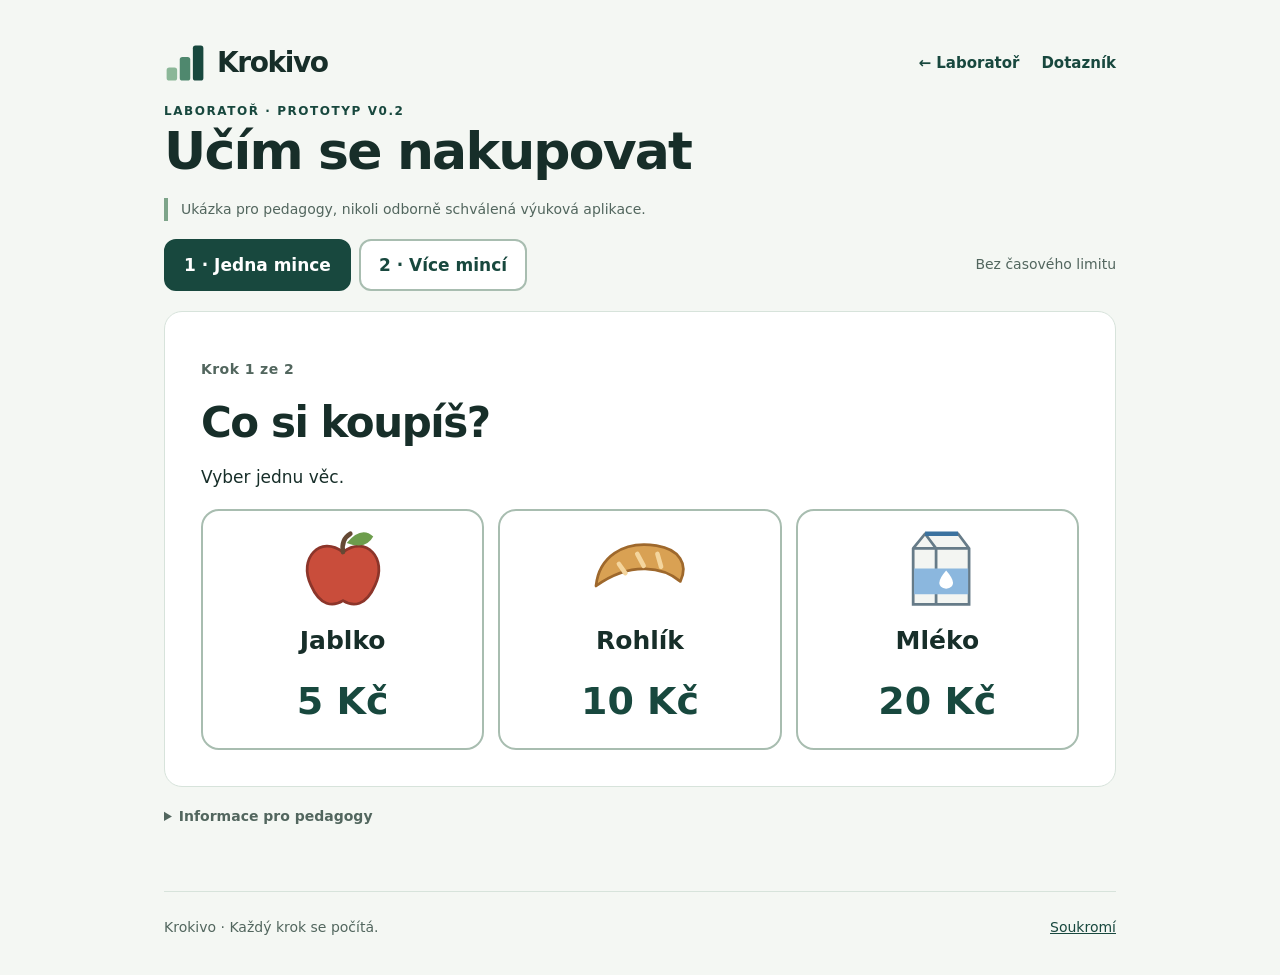
<file: laborator/nakupovani/index.html>
<!doctype html><html lang="cs"><head><meta charset="utf-8"><meta name="viewport" content="width=device-width,initial-scale=1"><meta name="theme-color" content="#18483e"><meta name="description" content="Interaktivní prototyp nácviku placení v českých korunách."><meta http-equiv="Content-Security-Policy" content="default-src 'none'; script-src 'self'; style-src 'self'; img-src 'self'; connect-src 'none'; form-action 'none'; base-uri 'none'"><title>Krokivo | Učím se nakupovat</title><link rel="icon" href="../../assets/logo.svg" type="image/svg+xml"><link rel="stylesheet" href="../../assets/style.css"><link rel="stylesheet" href="../../assets/lab.css"><script src="../../assets/shop.js" defer></script></head><body><main class="wrap shop-wrap"><header class="mast"><a class="brand" href="../../" aria-label="Krokivo – úvod"><img src="../../assets/logo.svg" alt="" width="42" height="42">Krokivo</a><nav class="nav" aria-label="Navigace"><a href="../">← Laboratoř</a><a href="../../dotaznik/">Dotazník</a></nav></header><div class="eyebrow">Laboratoř · Prototyp v0.2</div><h1 class="shop-title">Učím se nakupovat</h1><p class="notice">Ukázka pro pedagogy, nikoli odborně schválená výuková aplikace.</p><noscript><p>Pro interaktivní prototyp je nutné zapnout JavaScript.</p></noscript><div class="shop-top"><div class="shop-mode" role="group" aria-label="Obtížnost"><button id="single" type="button" aria-pressed="true">1 · Jedna mince</button><button id="multiple" type="button" aria-pressed="false">2 · Více mincí</button></div><span class="small">Bez časového limitu</span></div><section id="selection" class="card shop-panel"><p class="step-label">Krok 1 ze 2</p><h2 id="select-heading" tabindex="-1">Co si koupíš?</h2><p>Vyber jednu věc.</p><div class="shop-products"><button class="product-choice" type="button" data-product="apple"><svg viewBox="0 0 120 90" aria-hidden="true" focusable="false"><path d="M60 26C35 7 11 33 25 62c10 23 24 24 35 17 11 7 25 6 35-17C109 33 85 7 60 26Z" fill="#c94d3b" stroke="#8c352a" stroke-width="3"/><path d="M60 26c-2-12 3-17 8-20" stroke="#654934" stroke-width="5" stroke-linecap="round" fill="none"/><path d="M64 16Q80-3 93 9Q85 24 64 16Z" fill="#6d9d4c"/></svg><span>Jablko</span><span class="price">5 Kč</span></button><button class="product-choice" type="button" data-product="roll"><svg viewBox="0 0 120 90" aria-hidden="true" focusable="false"><path d="M12 63C15 32 41 13 78 19c25 4 35 20 26 39C86 43 51 35 12 63Z" fill="#d9a153" stroke="#9e682c" stroke-width="3" stroke-linejoin="round"/><path d="M37 39l7 10M57 28l7 13M79 28l4 14" stroke="#f4d59d" stroke-width="5" stroke-linecap="round"/></svg><span>Rohlík</span><span class="price">10 Kč</span></button><button class="product-choice" type="button" data-product="milk"><svg viewBox="0 0 120 90" aria-hidden="true" focusable="false"><path d="M34 22l13-16h36l12 16v61H34Z" fill="#f3f5f2" stroke="#667b88" stroke-width="3"/><path d="M34 22h61M47 6l12 16v61" stroke="#667b88" stroke-width="3" fill="none"/><path d="M35 44h59v28H35Z" fill="#8bb7de"/><path d="M70 46q-15 17 0 20q15-3 0-20" fill="#fff"/><path d="M47 6h36" stroke="#3b729f" stroke-width="5"/></svg><span>Mléko</span><span class="price">20 Kč</span></button></div></section><section id="checkout" class="card shop-panel" hidden><p class="step-label">Krok 2 ze 2</p><h2 id="pay-heading" tabindex="-1">Zaplať v obchodě.</h2><div class="pay-summary"><div id="chosen-art" aria-hidden="true"></div><div><span id="chosen-name"></span><strong id="chosen-price"></strong></div></div><p id="instruction">Vyber peníze.</p><div class="money-grid" role="group" aria-label="Výběr peněz"><button type="button" class="coin" data-coin="1" aria-label="1 Kč"><img class="coin-image" src="../../assets/coins/1.svg" alt="" width="100" height="100"><span>1 Kč</span></button><button type="button" class="coin" data-coin="2" aria-label="2 Kč"><img class="coin-image" src="../../assets/coins/2.svg" alt="" width="100" height="100"><span>2 Kč</span></button><button type="button" class="coin" data-coin="5" aria-label="5 Kč"><img class="coin-image" src="../../assets/coins/5.svg" alt="" width="100" height="100"><span>5 Kč</span></button><button type="button" class="coin" data-coin="10" aria-label="10 Kč"><img class="coin-image" src="../../assets/coins/10.svg" alt="" width="100" height="100"><span>10 Kč</span></button><button type="button" class="coin" data-coin="20" aria-label="20 Kč"><img class="coin-image" src="../../assets/coins/20.svg" alt="" width="100" height="100"><span>20 Kč</span></button></div><div class="wallet"><span>Vybraná částka</span><strong id="total" aria-live="polite">0 Kč</strong></div><p class="basket-list" id="basket"></p><div id="feedback" role="status" aria-live="polite" class="shop-feedback"></div><div class="shop-actions"><button type="button" id="check" class="btn">Zkontrolovat</button><button type="button" id="undo" class="btn secondary">Odebrat poslední</button><button type="button" id="clear" class="btn secondary">Vymazat peníze</button><button type="button" id="back-shop" class="btn secondary">Změnit zboží</button><button type="button" id="again" class="btn" hidden>Další nákup</button></div></section><details class="shop-info"><summary>Informace pro pedagogy</summary><p>Cíl: vybrat zboží a sestavit přesnou částku. V první úrovni stačí jedna mince; ve druhé lze přidávat a odebírat více mincí. Ceny jsou zjednodušené fiktivní příklady, ilustrace mincí jsou vlastní zjednodušené kresby podle skutečné barvy, tvaru a relativní velikosti. Nejde o fotografie ani přesné kopie. Žádné body, časový tlak, zvuk, účty ani ukládání výsledků. Zpětná vazba je textová. Přenos dovednosti do reálné situace a použitelnost zatím nebyly ověřeny.</p><p><a href="https://www.cnb.cz/cs/bankovky-a-mince/mince/">Skutečné mince – fotografie a parametry ČNB</a>. Doporučujeme ukázat také fyzické mince.</p><p><a href="../../dotaznik/">Podělte se o zkušenosti v dotazníku</a>. Odpovědi se automaticky neodesílají.</p></details><footer><span>Krokivo · Každý krok se počítá.</span><a href="../../soukromi/">Soukromí</a></footer></main></body></html>
</file>
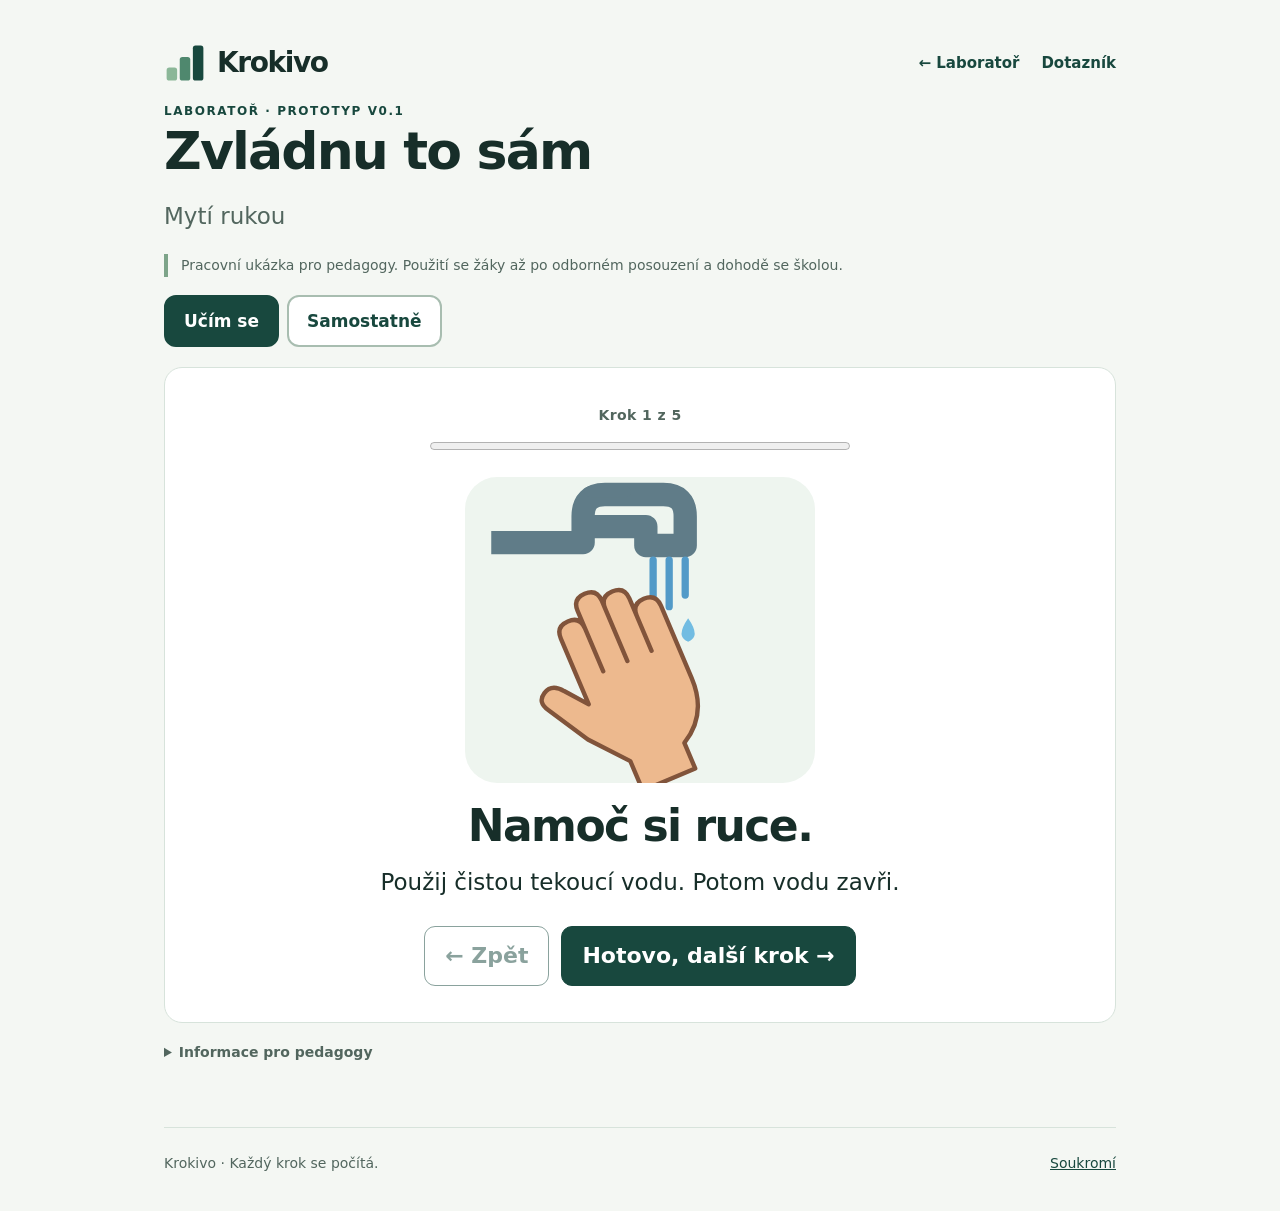
<file: laborator/sebeobsluha/index.html>
<!doctype html><html lang="cs"><head><meta charset="utf-8"><meta name="viewport" content="width=device-width,initial-scale=1"><meta name="theme-color" content="#18483e"><meta name="description" content="Obrázkový průvodce mytím rukou pro pedagogy."><meta http-equiv="Content-Security-Policy" content="default-src 'none'; script-src 'self'; style-src 'self'; img-src 'self'; connect-src 'none'; form-action 'none'; base-uri 'none'"><title>Krokivo | Zvládnu to sám</title><link rel="icon" href="../../assets/logo.svg" type="image/svg+xml"><link rel="stylesheet" href="../../assets/style.css"><link rel="stylesheet" href="../../assets/lab.css"><script src="../../assets/hygiene.js" defer></script></head><body><main class="wrap shop-wrap"><header class="mast"><a class="brand" href="../../"><img src="../../assets/logo.svg" alt="" width="42" height="42">Krokivo</a><nav class="nav"><a href="../">← Laboratoř</a><a href="../../dotaznik/">Dotazník</a></nav></header><div class="eyebrow">Laboratoř · Prototyp v0.1</div><h1 class="shop-title">Zvládnu to sám</h1><p class="lead">Mytí rukou</p><p class="notice">Pracovní ukázka pro pedagogy. Použití se žáky až po odborném posouzení a dohodě se školou.</p><noscript><p>Pro interaktivní režim je třeba JavaScript.</p></noscript><div class="shop-mode" role="group" aria-label="Režim podpory"><button id="learn" type="button" aria-pressed="true">Učím se</button><button id="alone" type="button" aria-pressed="false">Samostatně</button></div><section class="card hygiene-panel" aria-label="Průvodce mytím rukou"><p class="step-label" id="step-count">Krok 1 z 5</p><progress id="wash-progress" max="5" value="0" aria-label="Dokončené kroky"></progress><div id="wash-step"><img id="wash-art" src="../../assets/hygiene/step-1.svg" alt="" width="240" height="210"><h2 id="wash-title" tabindex="-1">Namoč si ruce.</h2><p id="wash-help">Použij čistou tekoucí vodu. Potom vodu zavři.</p><button class="btn secondary" id="hint" type="button" aria-expanded="false" aria-controls="wash-help" hidden>Ukázat nápovědu</button><div class="hygiene-timer" id="timer-panel" hidden><p>20 sekund tření rukou</p><button id="timer" class="btn secondary" type="button">Spustit 20 sekund</button><p id="timer-value" role="status"></p></div></div><div id="wash-done" hidden><h2 tabindex="-1" id="done-heading">Hotovo!</h2><p>Prošel jsi všech pět kroků.</p><p class="small">Dokončení obrázkového návodu neověřuje skutečné umytí rukou.</p></div><div class="hygiene-controls"><button class="btn secondary" id="previous" type="button" disabled>← Zpět</button><button class="btn" id="forward" type="button">Hotovo, další krok →</button><button class="btn" id="restart" type="button" hidden>Začít znovu</button></div></section><details class="shop-info"><summary>Informace pro pedagogy</summary><p>Režim Učím se ukazuje i doplňující instrukce. Režim Samostatně zobrazuje obrázek a krátké zadání, s volitelnou nápovědou. Žák může libovolně pokračovat nebo se vracet; časovač není povinný. Tření všech ploch rukou alespoň 20 sekund vychází z <a href="https://www.cdc.gov/clean-hands/about/index.html">doporučení CDC pro mytí rukou</a>. Vlastní zjednodušené ilustrace; žádné měření skutečného výkonu ani ukládání výsledků. Pedagogické posouzení a test na iPadu dosud neproběhly.</p><p><a href="../../dotaznik/">Zpětná vazba pro Krokivo</a></p></details><footer><span>Krokivo · Každý krok se počítá.</span><a href="../../soukromi/">Soukromí</a></footer></main></body></html>
</file>
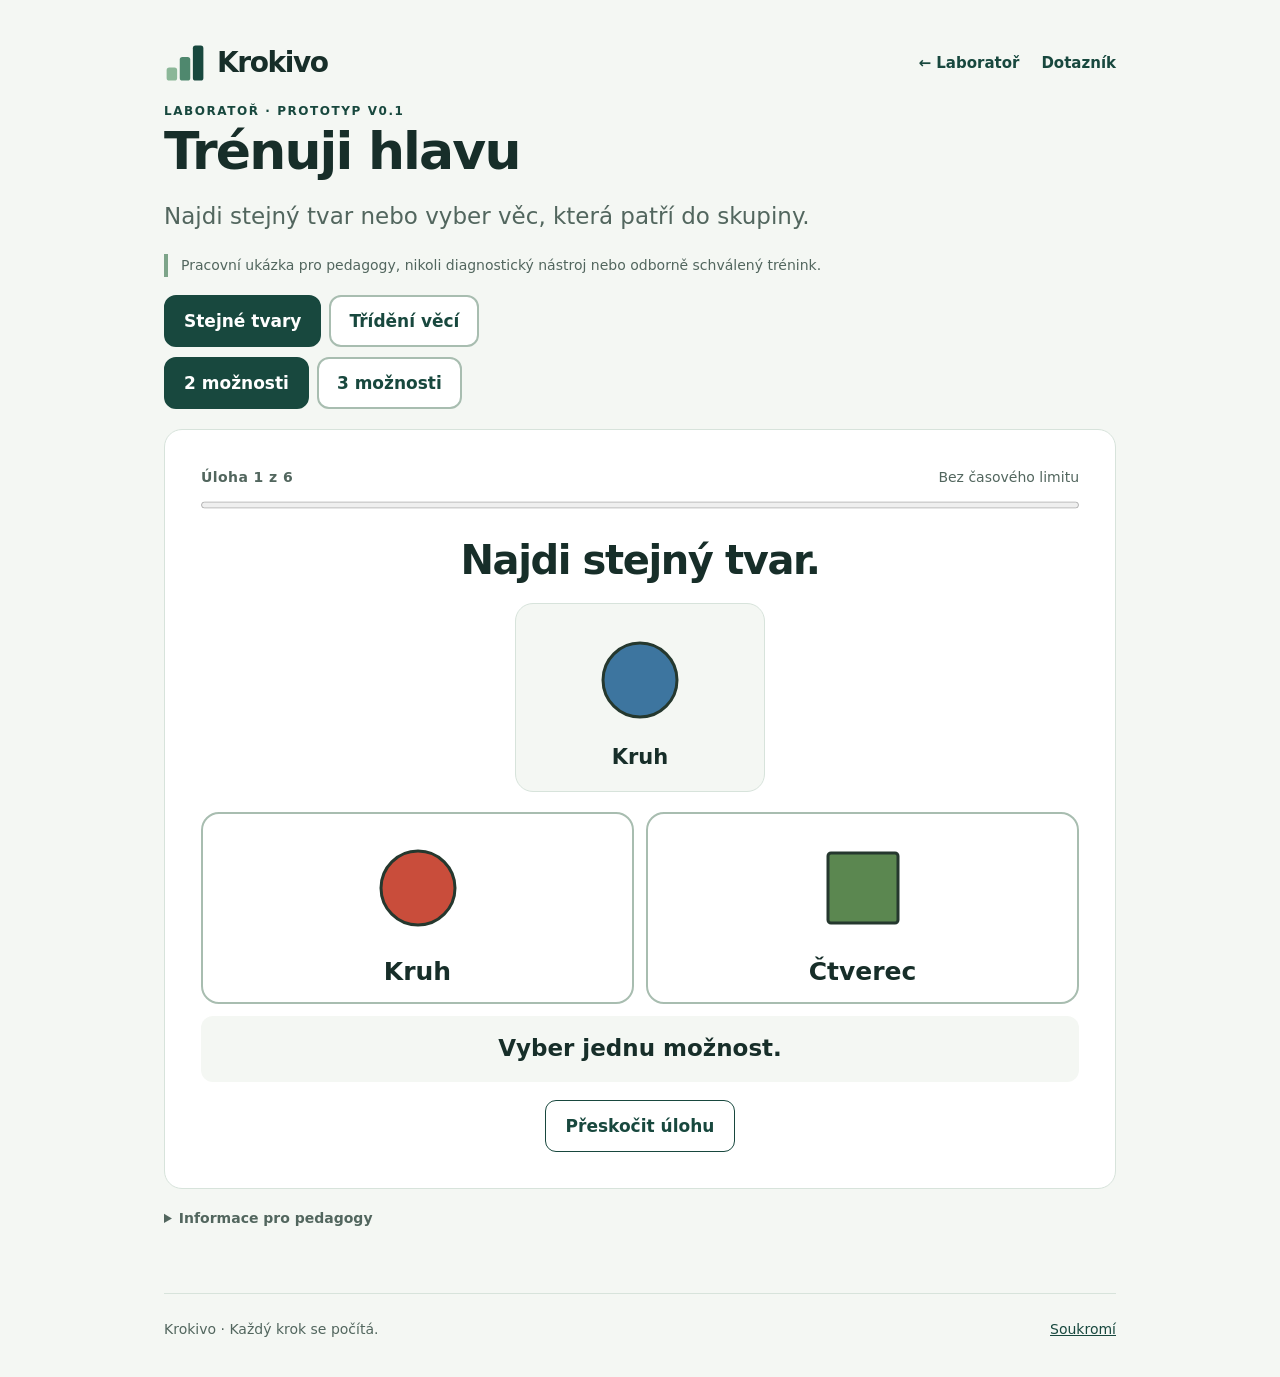
<file: laborator/trenink-mysleni/index.html>
<!doctype html>
<html lang="cs"><head><meta charset="utf-8"><meta name="viewport" content="width=device-width,initial-scale=1"><meta name="theme-color" content="#18483e"><meta name="description" content="Jednoduché úlohy na přiřazování tvarů a třídění předmětů."><meta http-equiv="Content-Security-Policy" content="default-src 'none'; script-src 'self'; style-src 'self'; img-src 'self'; connect-src 'none'; form-action 'none'; base-uri 'none'"><title>Krokivo | Trénuji hlavu</title><link rel="icon" href="../../assets/logo.svg" type="image/svg+xml"><link rel="stylesheet" href="../../assets/style.css"><link rel="stylesheet" href="../../assets/lab.css"><script src="../../assets/thinking.js" defer></script></head><body><main class="wrap shop-wrap"><header class="mast"><a class="brand" href="../../"><img src="../../assets/logo.svg" alt="" width="42" height="42">Krokivo</a><nav class="nav" aria-label="Navigace"><a href="../">← Laboratoř</a><a href="../../dotaznik/">Dotazník</a></nav></header><div class="eyebrow">Laboratoř · Prototyp v0.1</div><h1 class="shop-title">Trénuji hlavu</h1><p class="lead">Najdi stejný tvar nebo vyber věc, která patří do skupiny.</p><p class="notice">Pracovní ukázka pro pedagogy, nikoli diagnostický nástroj nebo odborně schválený trénink.</p><noscript><p>Pro interaktivní režim je třeba JavaScript.</p></noscript>
<div class="shop-mode" role="group" aria-label="Typ úlohy"><button id="match" type="button" aria-pressed="true">Stejné tvary</button><button id="sort" type="button" aria-pressed="false">Třídění věcí</button></div>
<div class="shop-mode brain-level" role="group" aria-label="Počet možností"><button id="easy" type="button" aria-pressed="true">2 možnosti</button><button id="hard" type="button" aria-pressed="false">3 možnosti</button></div>
<section class="card brain-panel" aria-label="Procvičování"><div class="shop-top"><p id="brain-count" class="step-label">Úloha 1 z 6</p><span class="small">Bez časového limitu</span></div><progress id="brain-progress" value="0" max="6" aria-label="Dokončené úlohy"></progress>
<div id="brain-task"><h2 id="brain-question" tabindex="-1">Najdi stejný tvar.</h2><div id="brain-example" class="brain-example" aria-label="Vzor"></div><div id="brain-options" class="brain-options" role="group" aria-label="Možnosti odpovědi"></div><div id="brain-feedback" class="shop-feedback" role="status"></div><div class="shop-actions"><button id="brain-next" class="btn" type="button" hidden>Další úloha →</button><button id="brain-skip" class="btn secondary" type="button">Přeskočit úlohu</button></div></div>
<div id="brain-done" hidden><h2 id="brain-finish" tabindex="-1">Hotovo!</h2><p>Prošel jsi šest úloh.</p><button id="brain-restart" class="btn" type="button">Začít znovu</button></div></section>
<details class="shop-info"><summary>Informace pro pedagogy</summary><p>Šest úloh v každém režimu. Přiřazování geometrických tvarů: barva může být jiná, rozhoduje tvar. Třídění: výběr jednoho předmětu ze známé kategorie (jídlo, oblečení, doprava). Pedagog může snížit počet možností na dvě. Po chybě lze odpovědět znovu nebo úlohu přeskočit. Bez časového tlaku, bodů, hodnocení dítěte a ukládání výsledků. Ukázka není test kognitivních schopností; její přínos nebyl ověřen.</p><p><a href="../../dotaznik/">Zpětná vazba pro Krokivo</a></p></details><footer><span>Krokivo · Každý krok se počítá.</span><a href="../../soukromi/">Soukromí</a></footer></main></body></html>
</file>
<file: assets/style.css>
:root{color-scheme:light;--ink:#172e29;--green:#18483e;--muted:#52665e;--bg:#f4f7f3;--line:#d7e3db;--accent:#dcefd3;--white:#fff}*{box-sizing:border-box}html{scroll-behavior:smooth}body{margin:0;background:var(--bg);color:var(--ink);font:17px/1.65 system-ui,-apple-system,BlinkMacSystemFont,"Segoe UI",sans-serif}a{color:var(--green)}a,button,input,textarea{font:inherit}a:focus-visible,button:focus-visible,input:focus-visible,textarea:focus-visible{outline:3px solid #a76112;outline-offset:4px}button{cursor:pointer}button:disabled{opacity:.5;cursor:default}img{max-width:100%}.wrap{max-width:1120px;padding:24px;margin:auto}.mast{display:flex;align-items:center;justify-content:space-between;gap:20px;flex-wrap:wrap;padding:16px 0}.brand{display:inline-flex;align-items:center;gap:11px;text-decoration:none;color:var(--ink);font-size:28px;letter-spacing:-.05em;font-weight:800}.brand img{width:42px;height:42px}.nav{display:flex;gap:22px;align-items:center;flex-wrap:wrap;font-size:15px}.nav a{text-decoration:none;font-weight:650}.nav a:hover{text-decoration:underline}.eyebrow{font-size:12px;letter-spacing:.13em;text-transform:uppercase;font-weight:800;color:var(--green)}h1,h2,h3{line-height:1.15;letter-spacing:-.035em;margin:0 0 16px}h1{font-size:clamp(38px,6.6vw,76px)}h2{font-size:clamp(26px,3.8vw,42px)}h3{font-size:23px}p{margin:10px 0 18px}.lead{font-size:clamp(18px,2.4vw,23px);color:var(--muted);max-width:680px}.hero{display:grid;grid-template-columns:1.5fr 1fr;align-items:center;gap:42px;padding:68px 0 54px}.hero h1{margin-top:16px}.actions{display:flex;gap:12px;flex-wrap:wrap;align-items:center}.btn{display:inline-flex;align-items:center;justify-content:center;min-height:46px;border:1px solid var(--green);border-radius:11px;padding:11px 20px;background:var(--green);color:white;text-decoration:none;font-weight:720;line-height:1.35}.btn.secondary{background:transparent;color:var(--green)}.btn:hover:not(:disabled){filter:brightness(.93)}.card{padding:clamp(20px,3.5vw,32px);border:1px solid var(--line);border-radius:18px;background:white}.visual{background:var(--green);color:white;min-height:320px;position:relative;overflow:hidden;border-radius:26px;padding:30px;display:flex;flex-direction:column;justify-content:space-between}.visual .eyebrow{color:#dcefd3}.visual p{margin:0;font-size:22px;font-weight:650;max-width:260px;line-height:1.35}.stairs{display:flex;align-items:flex-end;gap:9px;height:150px;justify-content:center}.stairs span{width:28%;border-radius:12px 12px 3px 3px;background:#a7cbb0}.stairs span:nth-child(1){height:34%}.stairs span:nth-child(2){height:65%;background:#79b093}.stairs span:nth-child(3){height:100%;background:#dcefd3}.section{padding:46px 0}.section>p{max-width:780px}.grid{display:grid;grid-template-columns:repeat(3,minmax(0,1fr));gap:16px}.num{display:inline-block;font-size:13px;font-weight:750;color:var(--green);background:var(--accent);border-radius:8px;padding:4px 11px;margin-bottom:16px}.grid p{font-size:16px;color:var(--muted);margin:0}.band{background:var(--green);color:white;padding:clamp(24px,5vw,48px);border-radius:24px}.band .eyebrow,.band p{color:#e1eee0}.band .btn{background:var(--accent);color:var(--ink);border-color:var(--accent)}.small,small{font-size:14px;color:var(--muted)}footer{border-top:1px solid var(--line);padding:24px 0 12px;margin-top:42px;display:flex;gap:20px;justify-content:space-between;flex-wrap:wrap;font-size:14px;color:var(--muted)}.survey-hero{background:var(--green);color:white;border-radius:24px;padding:clamp(22px,4vw,36px);margin-top:22px}.survey-hero h1{font-size:clamp(30px,5vw,50px);margin:10px 0}.survey-hero p{color:#e1eee0;max-width:750px}.survey-hero .eyebrow{color:#dcefd3}.chips{display:flex;flex-wrap:wrap;gap:8px}.chips span{border:1px solid #b2c9ba;border-radius:30px;padding:5px 12px;font-size:13px}.survey-layout{display:grid;grid-template-columns:230px minmax(0,1fr);gap:20px;margin-top:22px}.sidebar{align-self:start;position:sticky;top:12px;padding:20px}.sidebar nav{display:grid;gap:6px;margin:18px 0}.sidebar nav button{border:0;background:transparent;color:var(--ink);text-align:left;border-radius:10px;padding:11px;font-size:14px;min-height:44px}.sidebar nav button[aria-current=step]{background:var(--accent);font-weight:750}.sidebar progress{width:100%;accent-color:var(--green);height:12px}.question{padding:20px 0;border-bottom:1px solid var(--line)}.question label{display:block;font-weight:700;line-height:1.45}.question .hint{display:block;color:var(--muted);font-size:14px;margin:6px 0 9px}.question textarea,input[type=text],input[type=date]{border:1px solid #aabcb1;border-radius:9px;padding:11px;width:100%;background:white;color:var(--ink)}textarea{min-height:100px;resize:vertical}.fieldrow{display:grid;grid-template-columns:1fr 1fr;gap:12px;margin:18px 0}.fieldrow label{display:block;font-size:14px;font-weight:650}.stephead{margin-bottom:20px}.stephead h2{margin-top:10px;font-size:30px}.controls{display:flex;justify-content:space-between;gap:12px;margin-top:24px}.exports{display:flex;gap:10px;flex-wrap:wrap;margin-top:24px;padding-top:20px;border-top:1px solid var(--line)}.exports button{font-size:14px}.print-answer{display:none}.notice{border-left:4px solid #7da489;padding-left:13px;font-size:14px;color:var(--muted)}[hidden]{display:none!important}.status{min-height:24px;font-size:14px;color:var(--green)}@media(max-width:760px){.hero,.grid,.survey-layout{grid-template-columns:1fr}.hero{padding:32px 0;gap:24px}.visual{min-height:250px}.section{padding:28px 0}.sidebar{position:static}.sidebar nav{grid-template-columns:repeat(2,minmax(0,1fr))}.wrap{padding:16px}.nav{gap:14px}.fieldrow{grid-template-columns:1fr}}@media(prefers-reduced-motion:reduce){html{scroll-behavior:auto}}@media print{body{background:white;font:11pt/1.45 system-ui;color:#172e29}.wrap{max-width:none;padding:0}.mast,.sidebar,.controls,.exports,.status,footer,.no-print{display:none!important}.survey-hero{background:white;color:#18483e;padding:0 0 12px;border-radius:0}.survey-hero p,.survey-hero .eyebrow{color:#172e29}.survey-hero h1{font-size:24pt}.chips{display:none}.survey-layout{display:block;margin:0}.survey-layout>.card{border:0;padding:0}.step[hidden]{display:block!important}.step:not(:first-child){break-before:page}.stephead h2{font-size:20pt}.question{padding:12px 0;break-inside:avoid}.question textarea{display:none}.print-answer{display:block;min-height:54px;border-bottom:1px solid #aabcb1;white-space:pre-wrap;overflow-wrap:anywhere}.fieldrow input{border:0;border-bottom:1px solid #aabcb1;padding:3px}.stephead p{font-size:10pt}.notice{font-size:10pt}@page{size:A4;margin:16mm}}
</file>
<file: assets/lab.css>
.lab-intro{padding:42px 0 24px}.lab-intro h1{font-size:clamp(36px,6vw,64px)}.lab-grid{display:grid;grid-template-columns:repeat(2,minmax(0,1fr));gap:18px}.lab-card{display:flex;flex-direction:column;gap:14px}.lab-card h2{font-size:clamp(24px,3vw,32px);margin:0}.lab-card p{margin:0}.lab-card .actions{margin-top:auto}.lab-art{height:132px;border-radius:16px;background:#e7f0e2;display:flex;justify-content:center;align-items:center;color:#18483e}.lab-art svg{width:114px;height:114px}.lab-art.peach{background:#f8e9dc;color:#80502e}.lab-art.blue{background:#e5edf8;color:#345678}.lab-art.lilac{background:#efe8f4;color:#665076}.tag{font-size:13px;font-weight:750;color:#18483e;background:#dcefd3;border-radius:99px;display:inline-block;padding:4px 12px;align-self:flex-start}.tag.pending{background:#edf0ed;color:#52665e}.shop-wrap{max-width:1000px}.shop-title{font-size:clamp(32px,5vw,52px)}.shop-top{display:flex;justify-content:space-between;align-items:center;gap:12px;flex-wrap:wrap}.shop-mode{display:flex;gap:8px;flex-wrap:wrap}.shop-mode button{min-height:48px;padding:10px 18px;border:2px solid #a8bdb0;border-radius:12px;background:white;color:#18483e;font-weight:700}.shop-mode button[aria-pressed=true]{background:#18483e;color:white;border-color:#18483e}.shop-panel{margin-top:20px;padding:clamp(16px,4vw,36px)}.shop-panel h2{font-size:clamp(27px,4vw,42px)}.shop-products{display:grid;grid-template-columns:repeat(3,minmax(0,1fr));gap:14px}.product-choice{display:flex;flex-direction:column;align-items:center;justify-content:center;gap:8px;border:2px solid #a8bdb0;background:#fff;border-radius:18px;min-height:180px;padding:16px 8px;color:#172e29;font-weight:700;font-size:clamp(18px,3vw,25px)}.product-choice svg{width:100%;max-width:110px;height:85px}.product-choice:hover{border-color:#18483e;background:#f4f7f3}.price{font-size:clamp(25px,4vw,38px);font-weight:850;color:#18483e}.pay-summary{display:flex;gap:18px;align-items:center;flex-wrap:wrap;background:#f4f7f3;border:1px solid #d7e3db;border-radius:16px;padding:20px;margin:12px 0 20px}.pay-summary svg{width:84px;height:72px}.pay-summary strong{font-size:clamp(25px,4vw,40px);display:block}.money-grid{display:grid;grid-template-columns:repeat(5,minmax(0,1fr));gap:10px}.coin{min-height:104px;min-width:0;border:2px solid #a3a99e;border-radius:18px;background:#f6f7f2;color:#25382e;display:flex;flex-direction:column;align-items:center;justify-content:center;gap:4px;padding:8px;font-weight:800}.coin-face{display:flex;align-items:center;justify-content:center;aspect-ratio:1;width:min(64px,100%);border:2px solid #777d75;border-radius:50%;background:#e3e5e0;font-size:clamp(21px,4vw,32px);color:#293a31}.coin:nth-child(4) .coin-face,.coin:nth-child(5) .coin-face{background:#efe1ad;border-color:#a28b49}.coin:hover:not(:disabled){background:#e9f1e4}.coin:disabled{opacity:.5}.wallet{display:flex;align-items:center;justify-content:space-between;gap:12px;flex-wrap:wrap;margin:20px 0 10px}.wallet strong{font-size:clamp(24px,4vw,36px)}.shop-feedback{min-height:60px;border-radius:12px;background:#f4f7f3;padding:14px 18px;font-size:clamp(18px,2.4vw,23px);font-weight:650;margin:12px 0 18px;overflow-wrap:anywhere}.shop-feedback.success{background:#dcefd3;border:1px solid #8eaf91}.shop-feedback.help{background:#fff1df;border:1px solid #c5a16e}.shop-actions{display:flex;flex-wrap:wrap;gap:12px}.shop-actions button{min-height:52px}.shop-info{margin-top:18px;font-size:14px;color:#52665e}.shop-info summary{cursor:pointer;min-height:44px;font-weight:650}.basket-list{min-height:27px;font-size:17px;color:#52665e;overflow-wrap:anywhere}.step-label{font-size:14px;font-weight:750;color:#52665e;letter-spacing:.03em}.shop-panel [hidden]{display:none!important}@media(max-width:620px){.lab-grid{grid-template-columns:1fr}.shop-products{gap:8px}.product-choice{min-height:148px;padding:12px 6px}.product-choice svg{height:60px}.money-grid{grid-template-columns:repeat(3,minmax(0,1fr))}.coin{min-height:90px}.pay-summary{padding:14px}.shop-top{align-items:flex-start}}@media(max-width:360px){.shop-products{grid-template-columns:1fr}.product-choice{min-height:112px;flex-direction:row;flex-wrap:wrap}.product-choice svg{width:72px}.shop-actions button{width:100%}}
.coin-image{width:min(100%,100px);height:auto;aspect-ratio:1;display:block}.coin{min-height:120px}.hygiene-panel{margin-top:20px;text-align:center;padding:clamp(16px,4vw,36px)}.hygiene-panel progress{width:min(100%,420px);height:16px;accent-color:#18483e}.hygiene-panel h2{font-size:clamp(28px,5vw,44px);margin:18px 0 12px}.hygiene-panel #wash-art{display:block;width:min(100%,350px);height:auto;margin:18px auto;border-radius:20px}.hygiene-panel #wash-help{font-size:clamp(18px,2.5vw,23px);max-width:620px;margin:12px auto}.hygiene-controls{display:flex;justify-content:center;flex-wrap:wrap;gap:12px;margin:24px 0 0}.hygiene-controls .btn{min-height:60px;font-size:clamp(17px,2.5vw,22px)}.hygiene-timer{margin:18px auto 0;max-width:420px;padding:12px;background:#f4f7f3;border:1px solid #d7e3db;border-radius:14px}.hygiene-timer p{margin:8px 0}.hygiene-timer #timer-value{min-height:26px;font-weight:650}.hygiene-panel .step-label{margin:0 0 4px}@media(max-width:620px){.coin{min-height:100px}.hygiene-controls .btn{flex:1 1 130px}.hygiene-panel #wash-art{width:min(100%,280px)}}
/* Daily schedule and matching activities */
.routine-panel,.brain-panel{margin-top:20px;padding:clamp(16px,4vw,36px)}.routine-panel h2,.brain-panel h2{font-size:clamp(27px,4vw,40px);margin:10px 0}.routine-panel progress,.brain-panel progress{width:100%;height:14px;accent-color:#18483e}.routine-list{display:grid;grid-template-columns:repeat(5,minmax(0,1fr));gap:8px;list-style:none;padding:0;margin:20px 0}.routine-item{border:2px solid #d7e3db;border-radius:14px;min-width:0;padding:12px 6px;text-align:center;display:flex;flex-direction:column;align-items:center;gap:6px;line-height:1.35}.routine-item strong{font-size:clamp(14px,2vw,18px);overflow-wrap:anywhere}.routine-item.current{background:#e5edf8;border-color:#345678}.routine-item.completed{background:#e4efdf;border-color:#789c77}.routine-state{font-size:13px;font-weight:650}.routine-icon svg{display:block;width:100%;height:auto}.routine-icon{width:min(100%,84px);margin:0 auto}.routine-current{display:grid;grid-template-columns:1.4fr 1fr;gap:12px;align-items:center;text-align:center;background:#f4f7f3;border:1px solid #d7e3db;border-radius:18px;padding:20px}.routine-current .routine-icon{width:min(100%,160px)}.routine-current .small-icon{width:min(100%,100px)}.routine-current h2{margin-bottom:0}.routine-next{border-left:1px solid #d7e3db;padding-left:12px}.routine-next #next-name{font-size:clamp(18px,2.4vw,26px);font-weight:700;line-height:1.3}.routine-panel #routine-done{text-align:center;padding:24px}.brain-level{margin-top:10px}.brain-panel #brain-question{text-align:center;margin:20px 0}.brain-example{background:#f4f7f3;border:1px solid #d7e3db;border-radius:18px;padding:16px;display:flex;flex-direction:column;align-items:center;max-width:250px;margin:0 auto 20px;font-size:21px;font-weight:700}.brain-example svg{width:120px;height:120px}.brain-options{display:grid;grid-template-columns:repeat(auto-fit,minmax(min(100%,130px),1fr));gap:12px}.brain-choice{min-height:180px;padding:14px 8px;border:2px solid #a8bdb0;border-radius:18px;background:white;color:#172e29;display:flex;flex-direction:column;align-items:center;justify-content:center;gap:8px;font-size:clamp(16px,2.5vw,25px);font-weight:700;line-height:1.3;overflow-wrap:anywhere}.brain-choice svg{width:min(100%,120px);height:auto}.brain-choice:hover:not(:disabled){background:#f4f7f3;border-color:#18483e}.brain-choice.correct{background:#dcefd3;border-color:#18483e;opacity:1}.brain-panel #brain-done{text-align:center;padding:24px}.brain-panel .shop-actions{justify-content:center}.brain-panel .shop-top .step-label{margin:0}.brain-panel .shop-feedback{text-align:center}@media(max-width:620px){.routine-list{grid-template-columns:repeat(2,minmax(0,1fr))}.routine-item{flex-direction:row;text-align:left;flex-wrap:wrap;padding:8px}.routine-item .routine-icon{width:40px;margin:0}.routine-item .routine-state{width:100%}.routine-current{padding:12px;gap:8px}.routine-current .routine-icon{max-width:110px}.routine-current .small-icon{max-width:72px}.brain-options{grid-template-columns:repeat(auto-fit,minmax(min(100%,100px),1fr));gap:8px}.brain-choice{min-height:130px;padding:8px 4px}.brain-choice svg{max-width:88px}.brain-example svg{width:90px;height:90px}}@media(max-width:340px){.routine-current{grid-template-columns:1fr}.routine-next{border-left:0;border-top:1px solid #d7e3db;padding:8px 0 0}.brain-options{grid-template-columns:1fr}}
</file>
